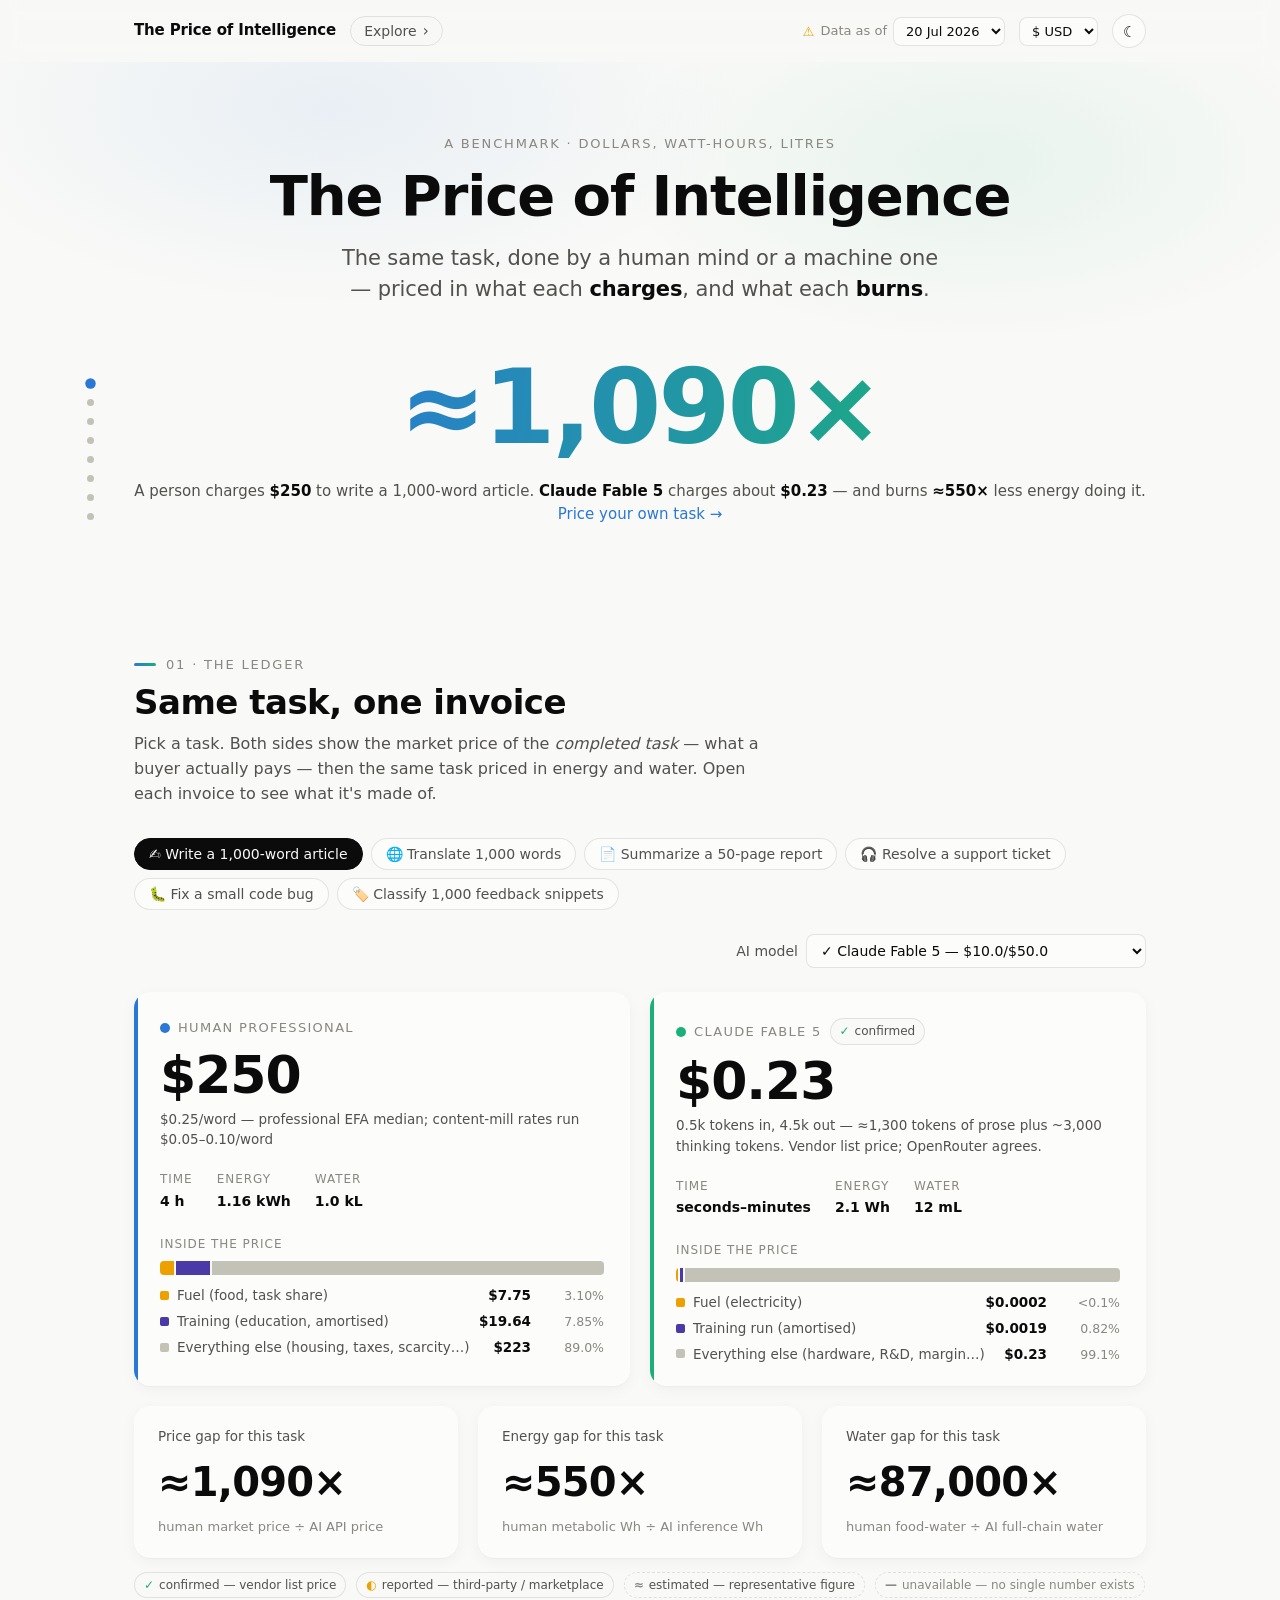
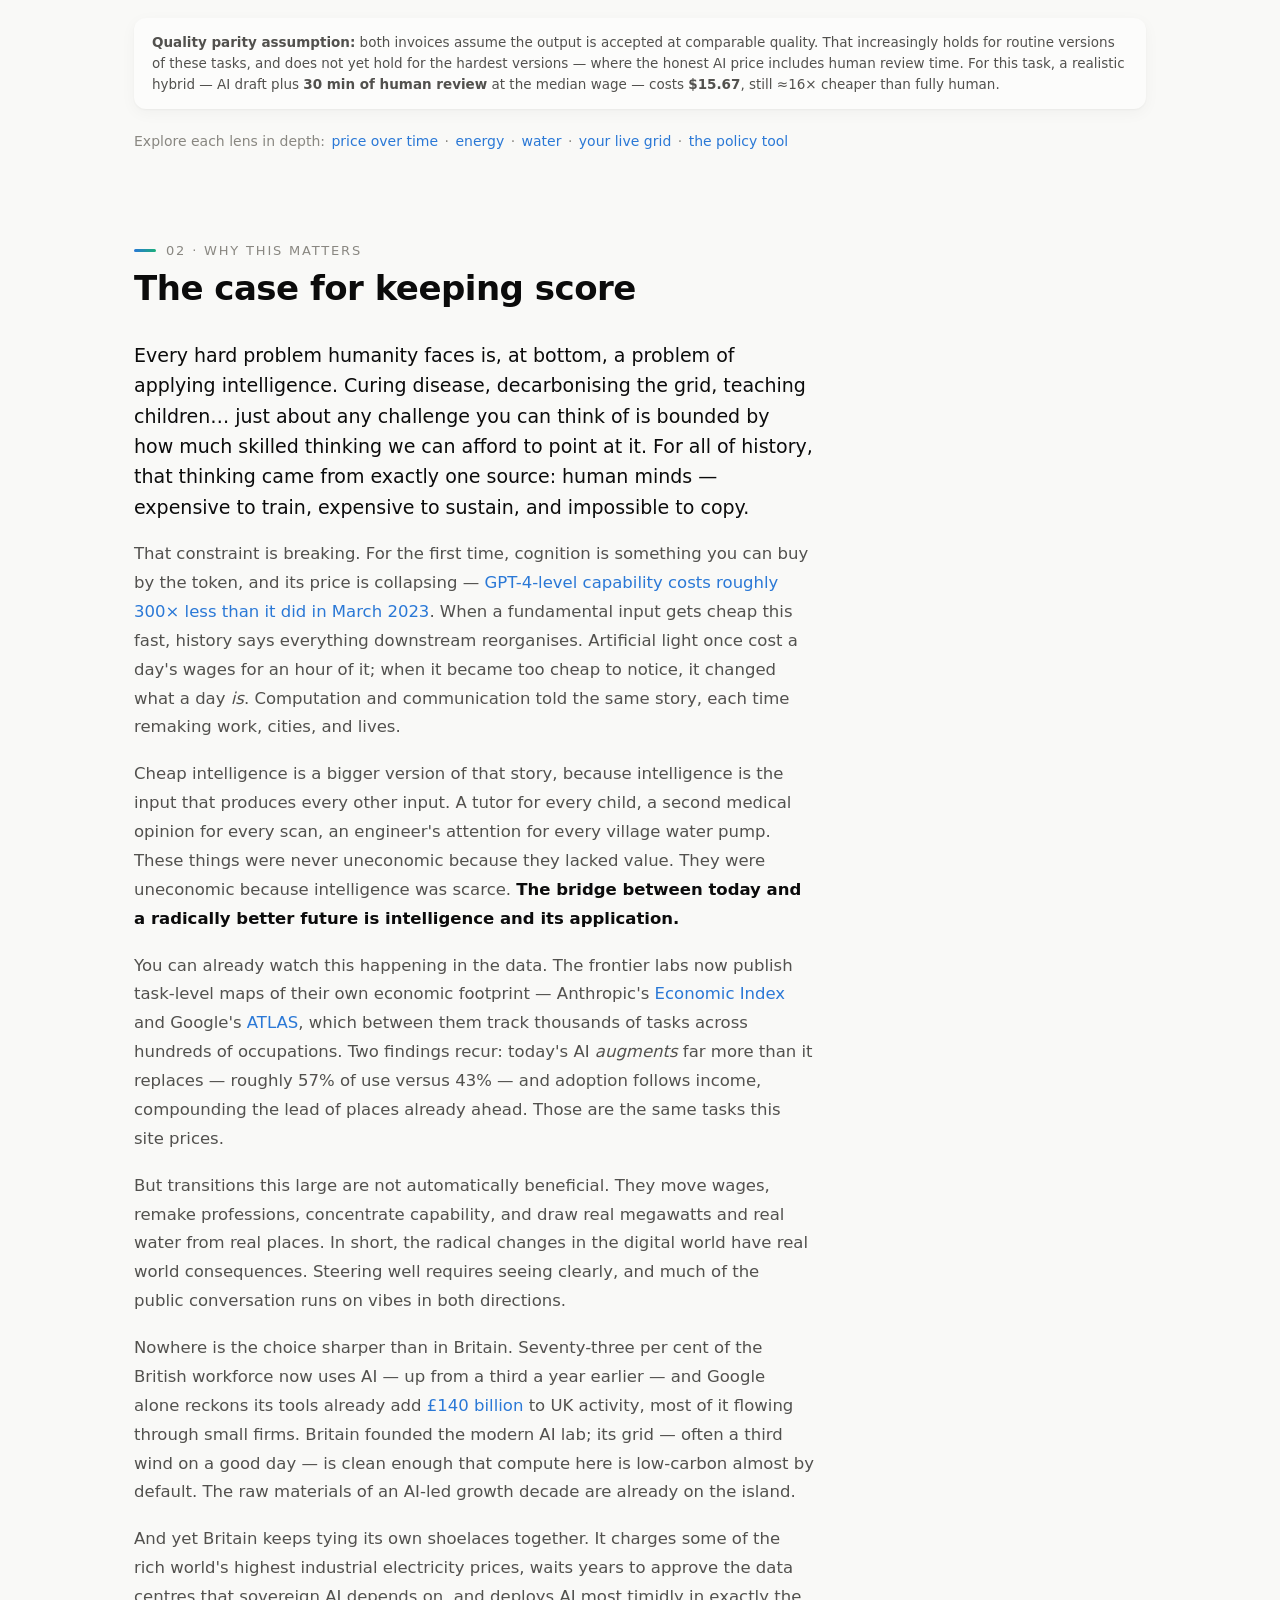
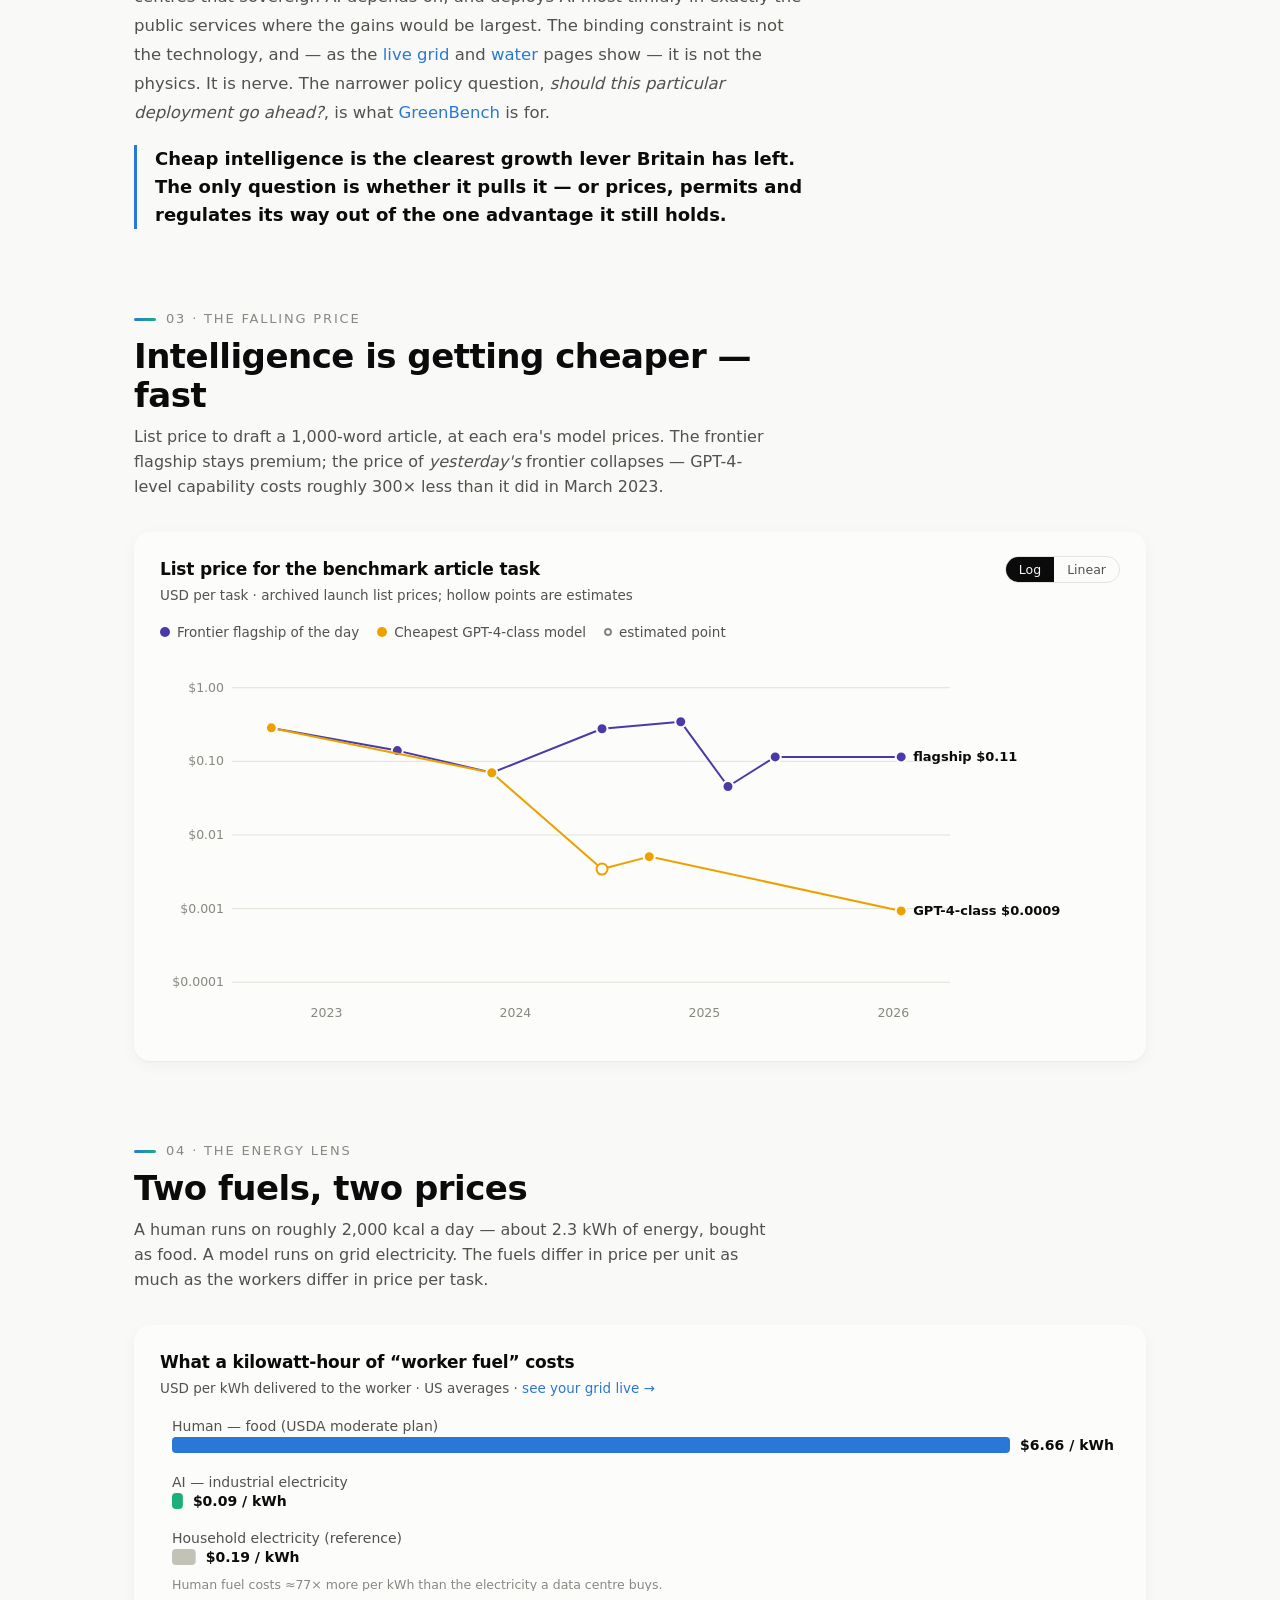
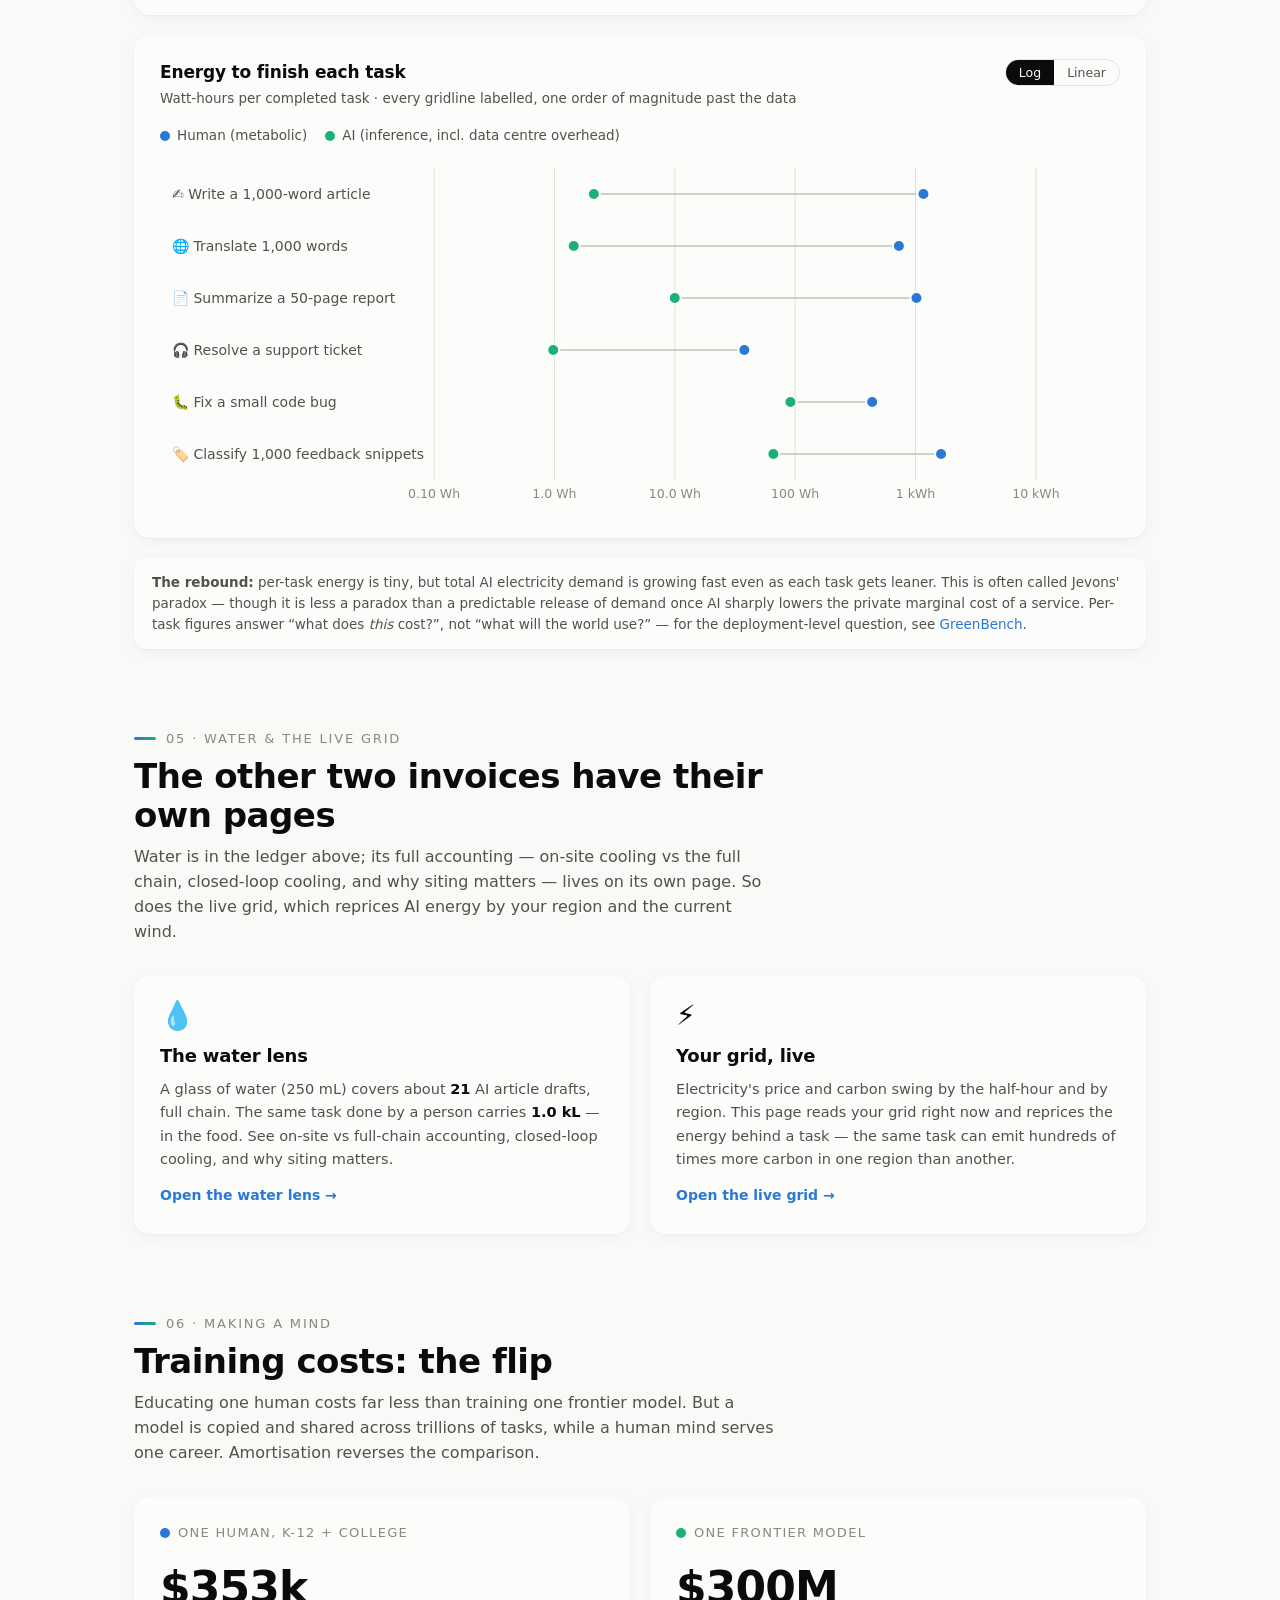
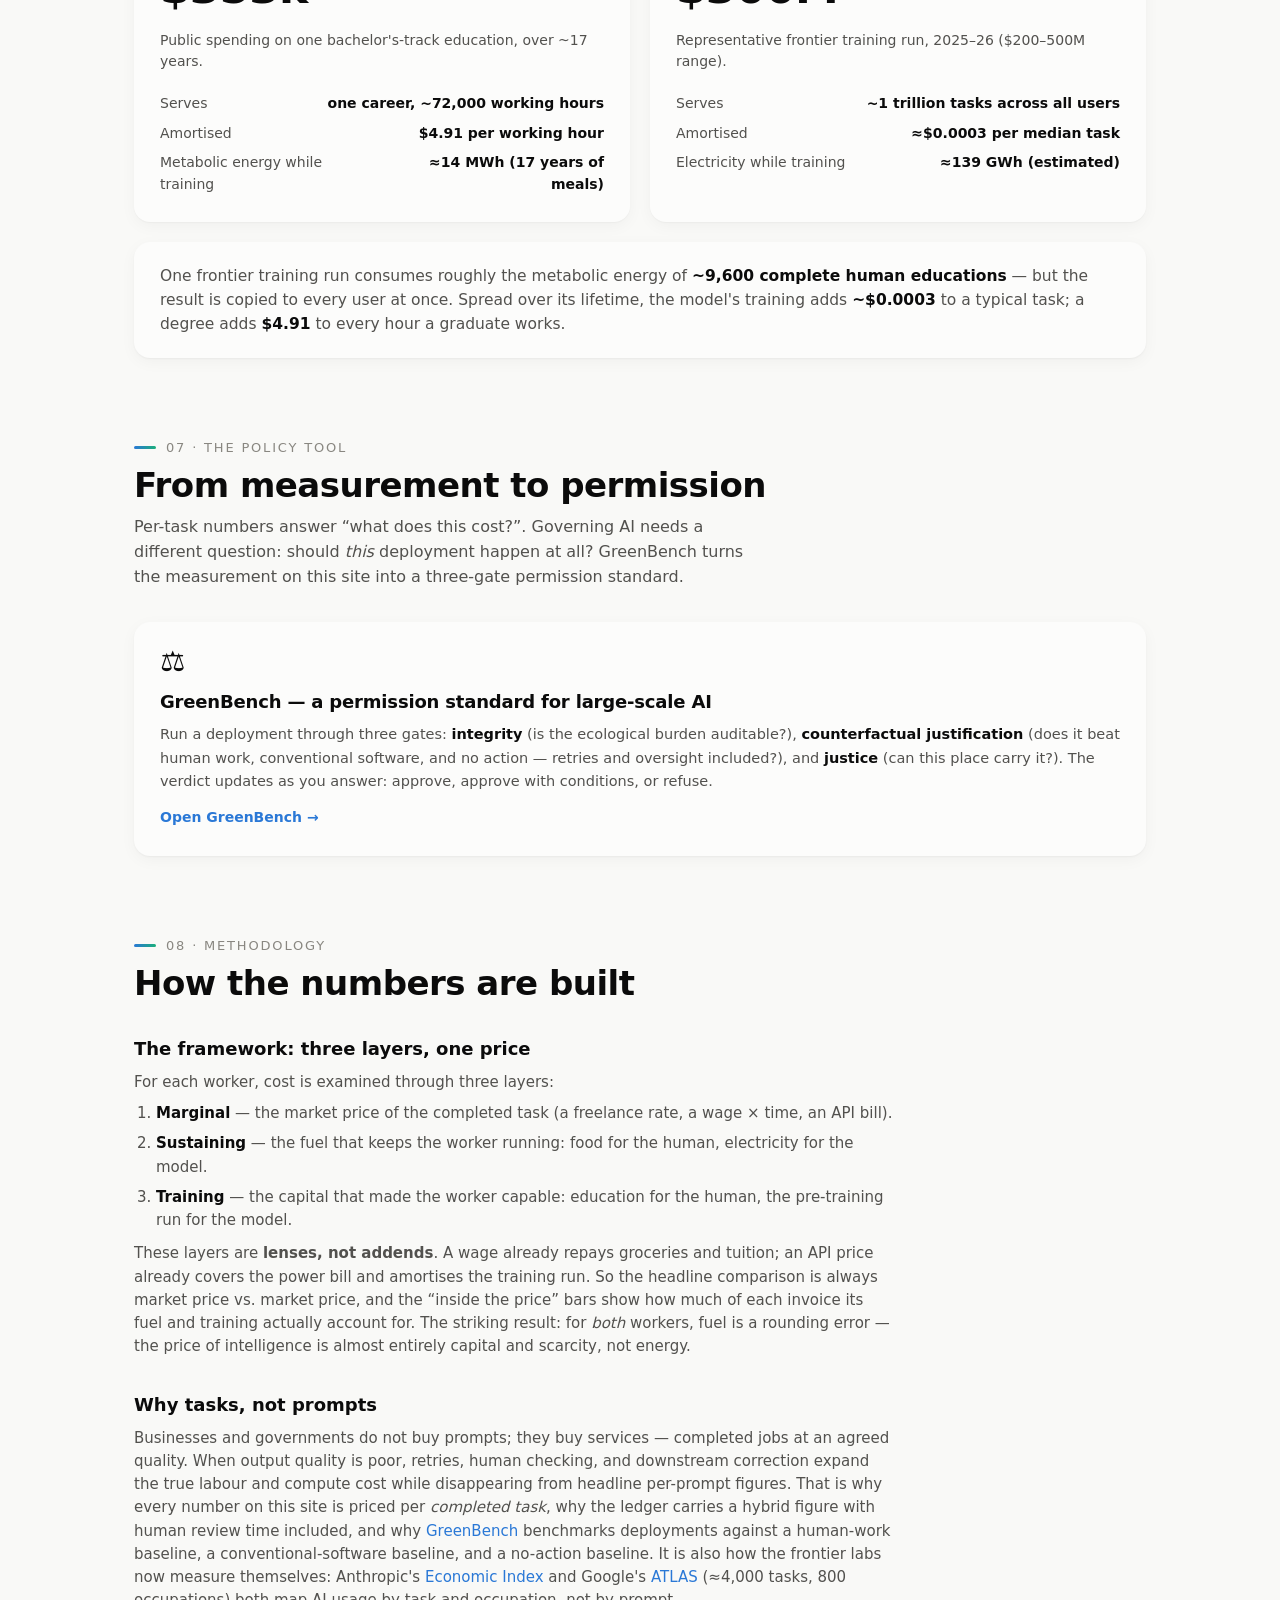
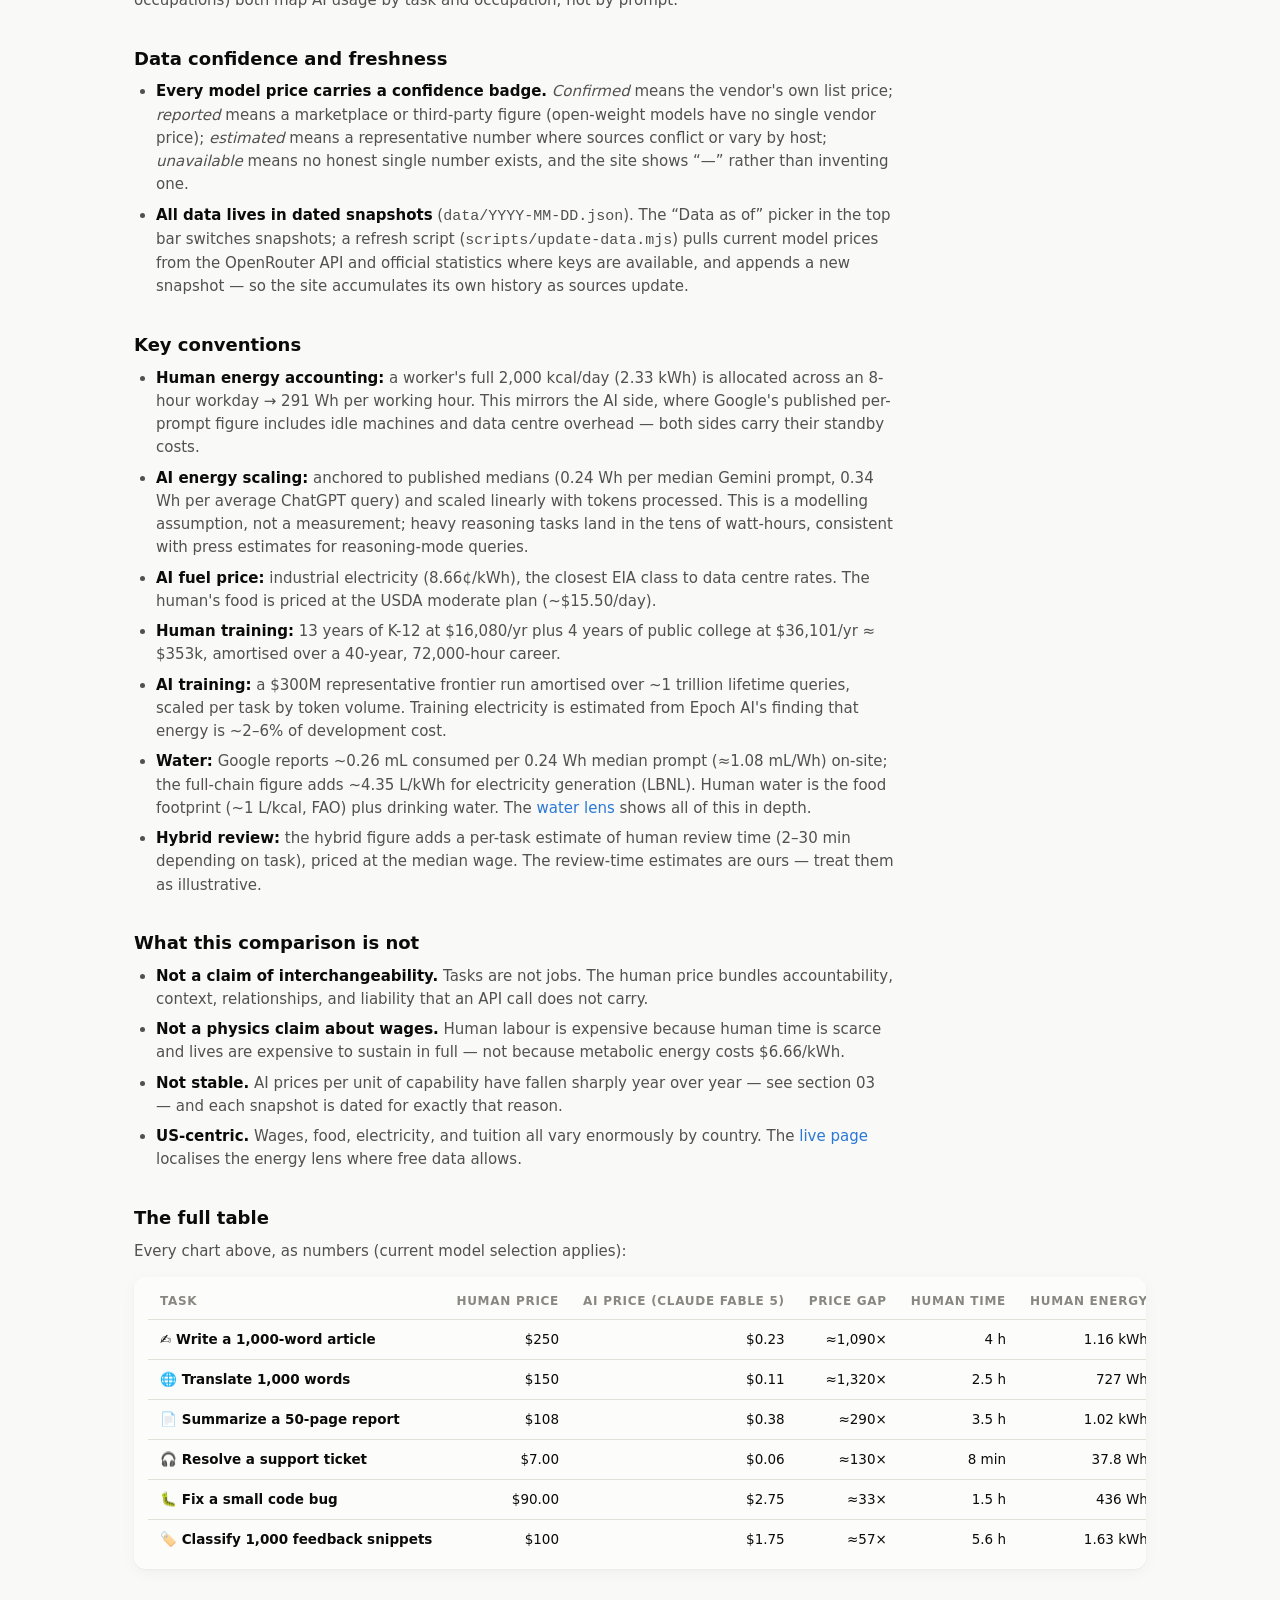
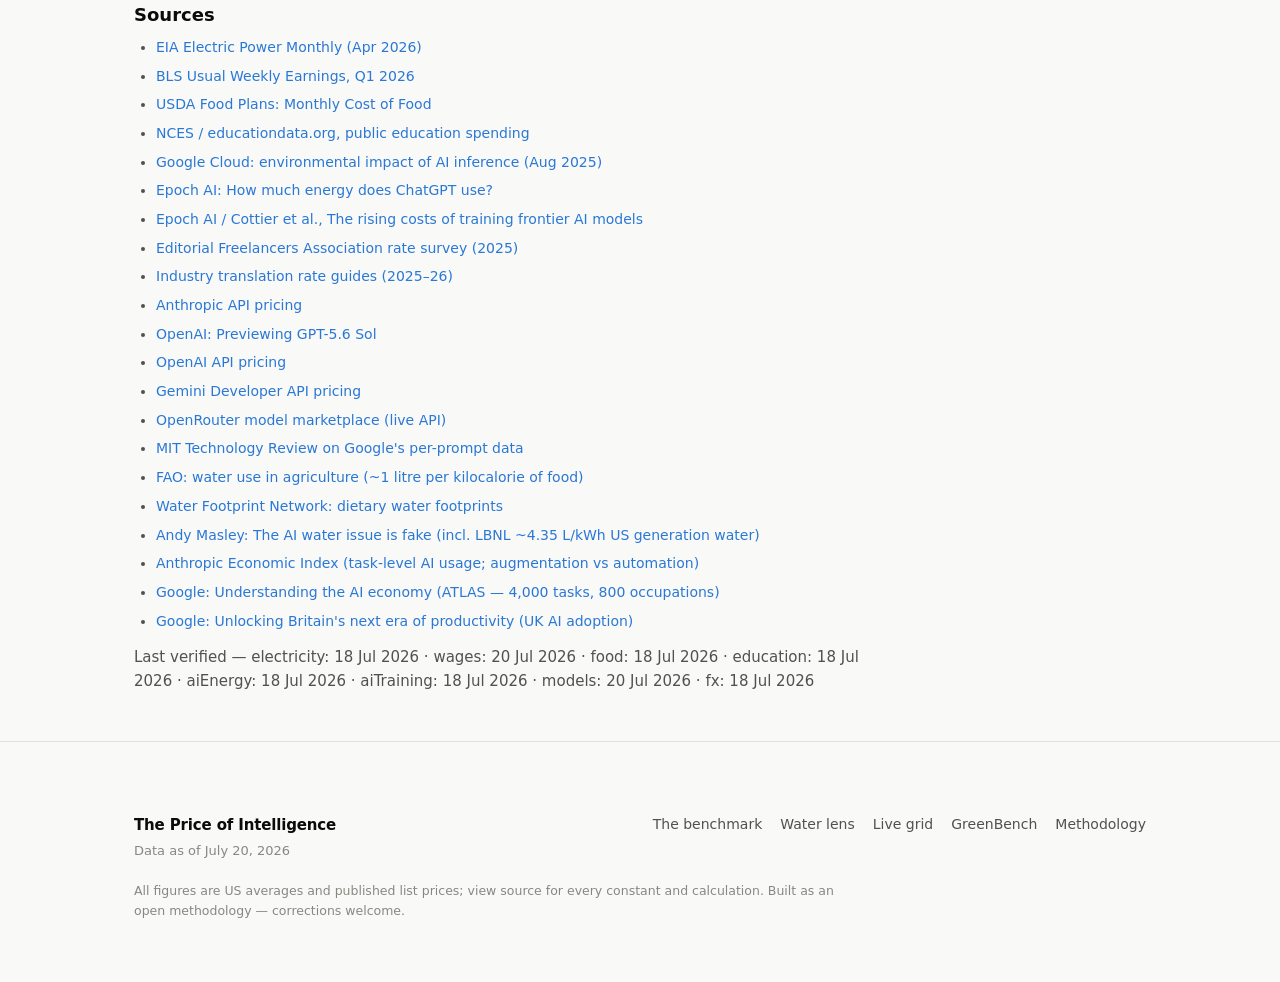
<file: index.html>
<!DOCTYPE html>
<html lang="en">
<head>
  <meta charset="UTF-8">
  <meta name="viewport" content="width=device-width, initial-scale=1.0">
  <title>The Price of Intelligence</title>
  <meta name="description" content="What a completed task costs when a human mind does it versus a machine one — in dollars, watt-hours, and litres.">
  <meta property="og:title" content="The Price of Intelligence">
  <meta property="og:description" content="Same task, one invoice — in dollars, energy, and water — for a human mind and a machine one.">
  <meta property="og:type" content="website">
  <link rel="icon" href="data:image/svg+xml,%3Csvg xmlns='http://www.w3.org/2000/svg' viewBox='0 0 100 100'%3E%3Crect width='100' height='100' rx='22' fill='%230b0b0b'/%3E%3Ctext x='50' y='74' font-size='62' text-anchor='middle'%3E%E2%9A%A1%3C/text%3E%3C/svg%3E">
  <script>
    /* Theme is resolved before first paint so there is no flash.
       An explicit user choice is stored; otherwise the OS setting is followed live. */
    (function () {
      var stored = null;
      try { stored = localStorage.getItem("poi-theme"); } catch (e) {}
      var theme = (stored === "light" || stored === "dark")
        ? stored
        : (window.matchMedia && matchMedia("(prefers-color-scheme: dark)").matches ? "dark" : "light");
      document.documentElement.setAttribute("data-theme", theme);
    })();
  </script>
  <link rel="stylesheet" href="styles.css">
</head>
<body>

  <nav class="top">
    <div class="wrap">
      <a class="brand" href="index.html" aria-current="page">The Price of Intelligence</a>
      <div class="nav-explore">
        <button class="nav-explore-trigger" aria-haspopup="true" aria-expanded="false">Explore <span class="chev" aria-hidden="true">›</span></button>
        <div class="nav-menu" aria-label="Pages">
          <a href="index.html" aria-current="page">The benchmark</a>
          <a href="live.html">Live grid</a>
          <a href="water.html">Water</a>
          <a href="greenbench.html">GreenBench</a>
        </div>
      </div>
      <span class="spacer"></span>
      <label class="snapshot-select"><span class="fresh-dot" id="freshness"></span>Data as of
        <select id="snapshot-select" aria-label="Data snapshot date"></select>
      </label>
      <label class="currency-select" id="currency-wrap" title="Display currency">
        <select id="currency-select" aria-label="Display currency"></select>
      </label>
      <button class="theme-toggle" id="theme-toggle" aria-label="Toggle light and dark theme" title="Toggle theme">◐</button>
    </div>
  </nav>

  <!-- In-page progress rail (hidden on narrow screens) -->
  <nav class="rail" id="rail" aria-label="On this page"></nav>

  <header class="hero" id="top">
    <div class="wrap">
      <div class="kicker">A benchmark · dollars, watt-hours, litres</div>
      <h1>The Price of Intelligence</h1>
      <p class="deck">The same task, done by a human mind or a machine one — priced in what
        each <strong>charges</strong>, and what each <strong>burns</strong>.</p>
      <div class="hero-figure">
        <div class="big" id="hero-ratio">—</div>
        <p class="caption" id="hero-caption">loading…</p>
      </div>
    </div>
  </header>

  <section id="ledger" data-rail="The ledger">
    <div class="wrap">
      <div class="section-head">
        <div class="num">01 · The ledger</div>
        <h2>Same task, one invoice</h2>
        <p>Pick a task. Both sides show the market price of the <em>completed task</em> —
           what a buyer actually pays — then the same task priced in energy and water.
           Open each invoice to see what it's made of.</p>
      </div>

      <div class="filter-row" id="task-chips" role="tablist" aria-label="Task selector"></div>
      <div class="filter-row">
        <div class="spacer"></div>
        <label class="model-select">AI model
          <select id="model-select" aria-label="AI model"></select>
        </label>
      </div>

      <div class="ledger-grid">
        <article class="worker-card human" aria-label="Human worker cost">
          <div class="who"><span class="dot"></span>Human professional</div>
          <div class="price" id="h-price">—</div>
          <p class="price-note" id="h-price-note"></p>
          <div class="meta">
            <div><div class="label">Time</div><div class="val" id="h-time">—</div></div>
            <div><div class="label">Energy</div><div class="val" id="h-energy">—</div></div>
            <div><div class="label">Water</div><div class="val" id="h-water">—</div></div>
          </div>
          <div class="comp">
            <div class="comp-title">Inside the price</div>
            <div class="comp-bar" id="h-comp" aria-hidden="true"></div>
            <div class="comp-legend" id="h-comp-legend"></div>
          </div>
        </article>

        <article class="worker-card ai" aria-label="AI worker cost">
          <div class="who"><span class="dot"></span><span id="ai-name">AI model</span><span id="ai-badge"></span></div>
          <div class="price" id="a-price">—</div>
          <p class="price-note" id="a-price-note"></p>
          <div class="meta">
            <div><div class="label">Time</div><div class="val">seconds–minutes</div></div>
            <div><div class="label">Energy</div><div class="val" id="a-energy">—</div></div>
            <div><div class="label">Water</div><div class="val" id="a-water">—</div></div>
          </div>
          <div class="comp" id="a-comp-wrap">
            <div class="comp-title">Inside the price</div>
            <div class="comp-bar" id="a-comp" aria-hidden="true"></div>
            <div class="comp-legend" id="a-comp-legend"></div>
          </div>
        </article>
      </div>

      <div class="ratio-row ratio-row-3">
        <a class="stat-tile linked" href="#history">
          <div class="label">Price gap for this task</div>
          <div class="value" id="ratio-price">—</div>
          <div class="sub" id="ratio-price-sub">human market price ÷ AI API price</div>
        </a>
        <a class="stat-tile linked" href="#energy">
          <div class="label">Energy gap for this task</div>
          <div class="value" id="ratio-energy">—</div>
          <div class="sub">human metabolic Wh ÷ AI inference Wh</div>
        </a>
        <a class="stat-tile linked" href="water.html">
          <div class="label">Water gap for this task</div>
          <div class="value" id="ratio-water">—</div>
          <div class="sub">human food-water ÷ AI full-chain water</div>
        </a>
      </div>

      <div class="conf-legend" id="conf-legend">
        <span class="badge confirmed"><span class="glyph">✓</span>confirmed — vendor list price</span>
        <span class="badge reported"><span class="glyph">◐</span>reported — third-party / marketplace</span>
        <span class="badge estimated"><span class="glyph">≈</span>estimated — representative figure</span>
        <span class="badge unavailable"><span class="glyph">—</span>unavailable — no single number exists</span>
      </div>

      <p class="parity-note">
        <strong>Quality parity assumption:</strong> both invoices assume the output is accepted at
        comparable quality. That increasingly holds for routine versions of these tasks, and does not
        yet hold for the hardest versions — where the honest AI price includes human review time.
        <span id="hybrid-line"></span>
      </p>

      <p class="explore-row">
        Explore each lens in depth:
        <a href="#history">price over time</a> ·
        <a href="#energy">energy</a> ·
        <a href="water.html">water</a> ·
        <a href="live.html">your live grid</a> ·
        <a href="greenbench.html">the policy tool</a>
      </p>
      <p class="fx-note" id="fx-note"></p>
    </div>
  </section>

  <section id="why" data-rail="Why it matters">
    <div class="wrap">
      <div class="section-head">
        <div class="num">02 · Why this matters</div>
        <h2>The case for keeping score</h2>
      </div>
      <div class="essay">
        <p class="lede">Every hard problem humanity faces is, at bottom, a problem of applying
           intelligence. Curing disease, decarbonising the grid, teaching children… just about any
           challenge you can think of is bounded by how much skilled thinking we can afford to point
           at it. For all of history, that thinking came from exactly one source: human minds —
           expensive to train, expensive to sustain, and impossible to copy.</p>
        <p>That constraint is breaking. For the first time, cognition is something you can buy by
           the token, and its price is collapsing — <a href="#history">GPT-4-level capability costs
           roughly 300× less than it did in March 2023</a>. When a fundamental input gets cheap this
           fast, history says everything downstream reorganises. Artificial light once cost a day's
           wages for an hour of it; when it became too cheap to notice, it changed what a day
           <em>is</em>. Computation and communication told the same story, each time remaking work,
           cities, and lives.</p>
        <p>Cheap intelligence is a bigger version of that story, because intelligence is the input
           that produces every other input. A tutor for every child, a second medical opinion for
           every scan, an engineer's attention for every village water pump. These things were never
           uneconomic because they lacked value. They were uneconomic because intelligence was
           scarce. <strong>The bridge between today and a radically better future is intelligence
           and its application.</strong></p>
        <p>You can already watch this happening in the data. The frontier labs now publish
           task-level maps of their own economic footprint — Anthropic's
           <a href="https://www.anthropic.com/economic-index" target="_blank" rel="noopener">Economic Index</a>
           and Google's <a href="https://blog.google/innovation-and-ai/technology/research/understanding-the-ai-economy/" target="_blank" rel="noopener">ATLAS</a>,
           which between them track thousands of tasks across hundreds of occupations. Two findings
           recur: today's AI <em>augments</em> far more than it replaces — roughly 57% of use versus
           43% — and adoption follows income, compounding the lead of places already ahead. Those are
           the same tasks this site prices.</p>
        <p>But transitions this large are not automatically beneficial. They move wages, remake
           professions, concentrate capability, and draw real megawatts and real water from real
           places. In short, the radical changes in the digital world have real world consequences.
           Steering well requires seeing clearly, and much of the public conversation runs on vibes
           in both directions.</p>
        <p>Nowhere is the choice sharper than in Britain. Seventy-three per cent of the British
           workforce now uses AI — up from a third a year earlier — and Google alone reckons its
           tools already add
           <a href="https://blog.google/company-news/inside-google/around-the-globe/google-europe/united-kingdom/unlocking-britains-next-era-of-productivity-building-a-nation-of-ai-trailblazers/" target="_blank" rel="noopener">£140 billion</a>
           to UK activity, most of it flowing through small firms. Britain founded the modern AI lab;
           its grid — often a third wind on a good day — is clean enough that compute here is
           low-carbon almost by default. The raw materials of an AI-led growth decade are already
           on the island.</p>
        <p>And yet Britain keeps tying its own shoelaces together. It charges some of the rich
           world's highest industrial electricity prices, waits years to approve the data centres
           that sovereign AI depends on, and deploys AI most timidly in exactly the public services
           where the gains would be largest. The binding constraint is not the technology, and — as
           the <a href="live.html">live grid</a> and <a href="water.html">water</a> pages show — it
           is not the physics. It is nerve. The narrower policy question, <em>should this particular
           deployment go ahead?</em>, is what <a href="greenbench.html">GreenBench</a> is for.</p>
        <p class="pull">Cheap intelligence is the clearest growth lever Britain has left. The only
           question is whether it pulls it — or prices, permits and regulates its way out of the one
           advantage it still holds.</p>
      </div>
    </div>
  </section>

  <section id="history" data-rail="Falling price">
    <div class="wrap">
      <div class="section-head">
        <div class="num">03 · The falling price</div>
        <h2>Intelligence is getting cheaper — fast</h2>
        <p>List price to draft a 1,000-word article, at each era's model prices. The frontier
           flagship stays premium; the price of <em>yesterday's</em> frontier collapses —
           GPT-4-level capability costs roughly 300× less than it did in March 2023.</p>
      </div>

      <div class="chart-card">
        <div class="chart-head">
          <div>
            <h3>List price for the benchmark article task</h3>
            <p class="chart-sub">USD per task · archived launch list prices; hollow points are estimates</p>
          </div>
          <span id="history-toggle"></span>
        </div>
        <div class="legend">
          <span class="item"><span class="swatch" style="background:var(--hist-a)"></span>Frontier flagship of the day</span>
          <span class="item"><span class="swatch" style="background:var(--hist-b)"></span>Cheapest GPT-4-class model</span>
          <span class="item"><span class="swatch hollow"></span>estimated point</span>
        </div>
        <div id="history-chart"></div>
      </div>
    </div>
  </section>

  <section id="energy" data-rail="Energy lens">
    <div class="wrap">
      <div class="section-head">
        <div class="num">04 · The energy lens</div>
        <h2>Two fuels, two prices</h2>
        <p>A human runs on roughly 2,000 kcal a day — about 2.3&nbsp;kWh of energy, bought as food.
           A model runs on grid electricity. The fuels differ in price per unit
           as much as the workers differ in price per task.</p>
      </div>

      <div class="chart-card">
        <h3>What a kilowatt-hour of “worker fuel” costs</h3>
        <p class="chart-sub">USD per kWh delivered to the worker · US averages · <a href="live.html">see your grid live →</a></p>
        <div id="fuel-chart"></div>
      </div>

      <div class="chart-card">
        <div class="chart-head">
          <div>
            <h3>Energy to finish each task</h3>
            <p class="chart-sub">Watt-hours per completed task · every gridline labelled, one order of magnitude past the data</p>
          </div>
          <span id="energy-toggle"></span>
        </div>
        <div class="legend">
          <span class="item"><span class="swatch" style="background:var(--human)"></span>Human (metabolic)</span>
          <span class="item"><span class="swatch" style="background:var(--ai)"></span>AI (inference, incl. data centre overhead)</span>
        </div>
        <div id="energy-chart"></div>
      </div>

      <p class="parity-note" style="margin-top:20px">
        <strong>The rebound:</strong> per-task energy is tiny, but total AI electricity demand is
        growing fast even as each task gets leaner. This is often called Jevons' paradox — though it
        is less a paradox than a predictable release of demand once AI sharply lowers the private
        marginal cost of a service. Per-task figures answer “what does <em>this</em> cost?”, not
        “what will the world use?” — for the deployment-level question, see
        <a href="greenbench.html">GreenBench</a>.
      </p>
    </div>
  </section>

  <section id="water" data-rail="Water &amp; grid">
    <div class="wrap">
      <div class="section-head">
        <div class="num">05 · Water &amp; the live grid</div>
        <h2>The other two invoices have their own pages</h2>
        <p>Water is in the ledger above; its full accounting — on-site cooling vs the full chain,
           closed-loop cooling, and why siting matters — lives on its own page. So does the live
           grid, which reprices AI energy by your region and the current wind.</p>
      </div>

      <div class="teaser-grid">
        <a class="teaser-card" href="water.html">
          <div class="teaser-icon">💧</div>
          <h3>The water lens</h3>
          <p id="water-teaser">—</p>
          <span class="teaser-cta">Open the water lens →</span>
        </a>
        <a class="teaser-card" href="live.html">
          <div class="teaser-icon">⚡</div>
          <h3>Your grid, live</h3>
          <p>Electricity's price and carbon swing by the half-hour and by region. This page reads
             your grid right now and reprices the energy behind a task — the same task can emit
             hundreds of times more carbon in one region than another.</p>
          <span class="teaser-cta">Open the live grid →</span>
        </a>
      </div>
    </div>
  </section>

  <section id="training" data-rail="Making a mind">
    <div class="wrap">
      <div class="section-head">
        <div class="num">06 · Making a mind</div>
        <h2>Training costs: the flip</h2>
        <p>Educating one human costs far less than training one frontier model.
           But a model is copied and shared across trillions of tasks, while a human
           mind serves one career. Amortisation reverses the comparison.</p>
      </div>

      <div class="train-grid">
        <article class="train-card">
          <div class="who"><span class="dot" style="background:var(--human)"></span>One human, K-12 + college</div>
          <div class="big" id="t-human-total">—</div>
          <p class="desc">Public spending on one bachelor's-track education, over ~17 years.</p>
          <dl>
            <div><dt>Serves</dt><dd>one career, ~72,000 working hours</dd></div>
            <div><dt>Amortised</dt><dd id="t-human-hr">—</dd></div>
            <div><dt>Metabolic energy while training</dt><dd id="t-human-energy">—</dd></div>
          </dl>
        </article>

        <article class="train-card">
          <div class="who"><span class="dot" style="background:var(--ai)"></span>One frontier model</div>
          <div class="big" id="t-ai-total">—</div>
          <p class="desc">Representative frontier training run, 2025–26 ($200–500M range).</p>
          <dl>
            <div><dt>Serves</dt><dd>~1 trillion tasks across all users</dd></div>
            <div><dt>Amortised</dt><dd id="t-ai-task">—</dd></div>
            <div><dt>Electricity while training</dt><dd id="t-ai-energy">—</dd></div>
          </dl>
        </article>
      </div>

      <div class="punchline" id="train-punchline"></div>
    </div>
  </section>

  <section id="tool" data-rail="GreenBench">
    <div class="wrap">
      <div class="section-head">
        <div class="num">07 · The policy tool</div>
        <h2>From measurement to permission</h2>
        <p>Per-task numbers answer “what does this cost?”. Governing AI needs a different question:
           should <em>this</em> deployment happen at all? GreenBench turns the measurement on this
           site into a three-gate permission standard.</p>
      </div>

      <a class="teaser-card wide" href="greenbench.html">
        <div class="teaser-icon">⚖️</div>
        <h3>GreenBench — a permission standard for large-scale AI</h3>
        <p>Run a deployment through three gates: <strong>integrity</strong> (is the ecological
           burden auditable?), <strong>counterfactual justification</strong> (does it beat human
           work, conventional software, and no action — retries and oversight included?), and
           <strong>justice</strong> (can this place carry it?). The verdict updates as you answer:
           approve, approve with conditions, or refuse.</p>
        <span class="teaser-cta">Open GreenBench →</span>
      </a>
    </div>
  </section>

  <section id="methodology" data-rail="Methodology">
    <div class="wrap">
      <div class="section-head">
        <div class="num">08 · Methodology</div>
        <h2>How the numbers are built</h2>
      </div>

      <div class="method-block">
        <h3>The framework: three layers, one price</h3>
        <p>For each worker, cost is examined through three layers:</p>
        <ol>
          <li><strong>Marginal</strong> — the market price of the completed task (a freelance rate, a wage × time, an API bill).</li>
          <li><strong>Sustaining</strong> — the fuel that keeps the worker running: food for the human, electricity for the model.</li>
          <li><strong>Training</strong> — the capital that made the worker capable: education for the human, the pre-training run for the model.</li>
        </ol>
        <p style="margin-top:10px">These layers are <strong>lenses, not addends</strong>. A wage already repays
        groceries and tuition; an API price already covers the power bill and amortises the training run.
        So the headline comparison is always market price vs. market price, and the “inside the price”
        bars show how much of each invoice its fuel and training actually account for. The striking result:
        for <em>both</em> workers, fuel is a rounding error — the price of intelligence is almost entirely
        capital and scarcity, not energy.</p>

        <h3>Why tasks, not prompts</h3>
        <p>Businesses and governments do not buy prompts; they buy services — completed jobs at an
           agreed quality. When output quality is poor, retries, human checking, and downstream
           correction expand the true labour and compute cost while disappearing from headline
           per-prompt figures. That is why every number on this site is priced per <em>completed
           task</em>, why the ledger carries a hybrid figure with human review time included, and
           why <a href="greenbench.html">GreenBench</a> benchmarks deployments against a human-work
           baseline, a conventional-software baseline, and a no-action baseline. It is also how the
           frontier labs now measure themselves: Anthropic's
           <a href="https://www.anthropic.com/economic-index" target="_blank" rel="noopener">Economic Index</a>
           and Google's <a href="https://blog.google/innovation-and-ai/technology/research/understanding-the-ai-economy/" target="_blank" rel="noopener">ATLAS</a>
           (≈4,000 tasks, 800 occupations) both map AI usage by task and occupation, not by prompt.</p>

        <h3>Data confidence and freshness</h3>
        <ul>
          <li><strong>Every model price carries a confidence badge.</strong> <em>Confirmed</em> means the
              vendor's own list price; <em>reported</em> means a marketplace or third-party figure
              (open-weight models have no single vendor price); <em>estimated</em> means a representative
              number where sources conflict or vary by host; <em>unavailable</em> means no honest single
              number exists, and the site shows “—” rather than inventing one.</li>
          <li><strong>All data lives in dated snapshots</strong> (<code>data/YYYY-MM-DD.json</code>). The
              “Data as of” picker in the top bar switches snapshots; a refresh script
              (<code>scripts/update-data.mjs</code>) pulls current model prices from the OpenRouter API and
              official statistics where keys are available, and appends a new snapshot — so the site
              accumulates its own history as sources update.</li>
        </ul>

        <h3>Key conventions</h3>
        <ul>
          <li><strong>Human energy accounting:</strong> a worker's full 2,000 kcal/day (2.33 kWh) is allocated
              across an 8-hour workday → 291 Wh per working hour. This mirrors the AI side, where Google's
              published per-prompt figure includes idle machines and data centre overhead — both sides carry
              their standby costs.</li>
          <li><strong>AI energy scaling:</strong> anchored to published medians (0.24 Wh per median Gemini prompt,
              0.34 Wh per average ChatGPT query) and scaled linearly with tokens processed. This is a modelling
              assumption, not a measurement; heavy reasoning tasks land in the tens of watt-hours, consistent
              with press estimates for reasoning-mode queries.</li>
          <li><strong>AI fuel price:</strong> industrial electricity (8.66¢/kWh), the closest EIA class to data centre
              rates. The human's food is priced at the USDA moderate plan (~$15.50/day).</li>
          <li><strong>Human training:</strong> 13 years of K-12 at $16,080/yr plus 4 years of public college at
              $36,101/yr ≈ $353k, amortised over a 40-year, 72,000-hour career.</li>
          <li><strong>AI training:</strong> a $300M representative frontier run amortised over ~1 trillion lifetime
              queries, scaled per task by token volume. Training electricity is estimated from Epoch AI's finding
              that energy is ~2–6% of development cost.</li>
          <li><strong>Water:</strong> Google reports ~0.26 mL consumed per 0.24 Wh median prompt
              (≈1.08 mL/Wh) on-site; the full-chain figure adds ~4.35 L/kWh for electricity generation
              (LBNL). Human water is the food footprint (~1 L/kcal, FAO) plus drinking water. The
              <a href="water.html">water lens</a> shows all of this in depth.</li>
          <li><strong>Hybrid review:</strong> the hybrid figure adds a per-task estimate of human review
              time (2–30 min depending on task), priced at the median wage. The review-time estimates are
              ours — treat them as illustrative.</li>
        </ul>

        <h3>What this comparison is not</h3>
        <ul>
          <li><strong>Not a claim of interchangeability.</strong> Tasks are not jobs. The human price bundles
              accountability, context, relationships, and liability that an API call does not carry.</li>
          <li><strong>Not a physics claim about wages.</strong> Human labour is expensive because human time is
              scarce and lives are expensive to sustain in full — not because metabolic energy costs $6.66/kWh.</li>
          <li><strong>Not stable.</strong> AI prices per unit of capability have fallen sharply year over year —
              see section 03 — and each snapshot is dated for exactly that reason.</li>
          <li><strong>US-centric.</strong> Wages, food, electricity, and tuition all vary enormously by country.
              The <a href="live.html">live page</a> localises the energy lens where free data allows.</li>
        </ul>

        <h3>The full table</h3>
        <p>Every chart above, as numbers (current model selection applies):</p>
      </div>

      <div class="table-scroll">
        <table class="data-table" id="data-table" aria-label="Full cost comparison per task"></table>
      </div>

      <div class="method-block">
        <h3>Sources</h3>
        <ul class="sources-list" id="sources-list"></ul>
        <p class="verified-note" id="verified-note"></p>
      </div>
    </div>
  </section>

  <footer class="site-footer">
    <div class="wrap">
      <div class="footer-cols">
        <div>
          <div class="footer-brand">The Price of Intelligence</div>
          <p class="footer-tag" id="footer-snapshot">—</p>
        </div>
        <nav class="footer-links" aria-label="All pages">
          <a href="index.html">The benchmark</a>
          <a href="water.html">Water lens</a>
          <a href="live.html">Live grid</a>
          <a href="greenbench.html">GreenBench</a>
          <a href="index.html#methodology">Methodology</a>
        </nav>
      </div>
      <p class="footer-fine">All figures are US averages and published list prices; view source for every
         constant and calculation. Built as an open methodology — corrections welcome.</p>
    </div>
  </footer>

  <div class="tooltip" id="tooltip" role="status"></div>

  <script src="data.js"></script>
  <script src="currency.js"></script>
  <script src="charts.js"></script>
  <script src="app.js"></script>
</body>
</html>
</file>
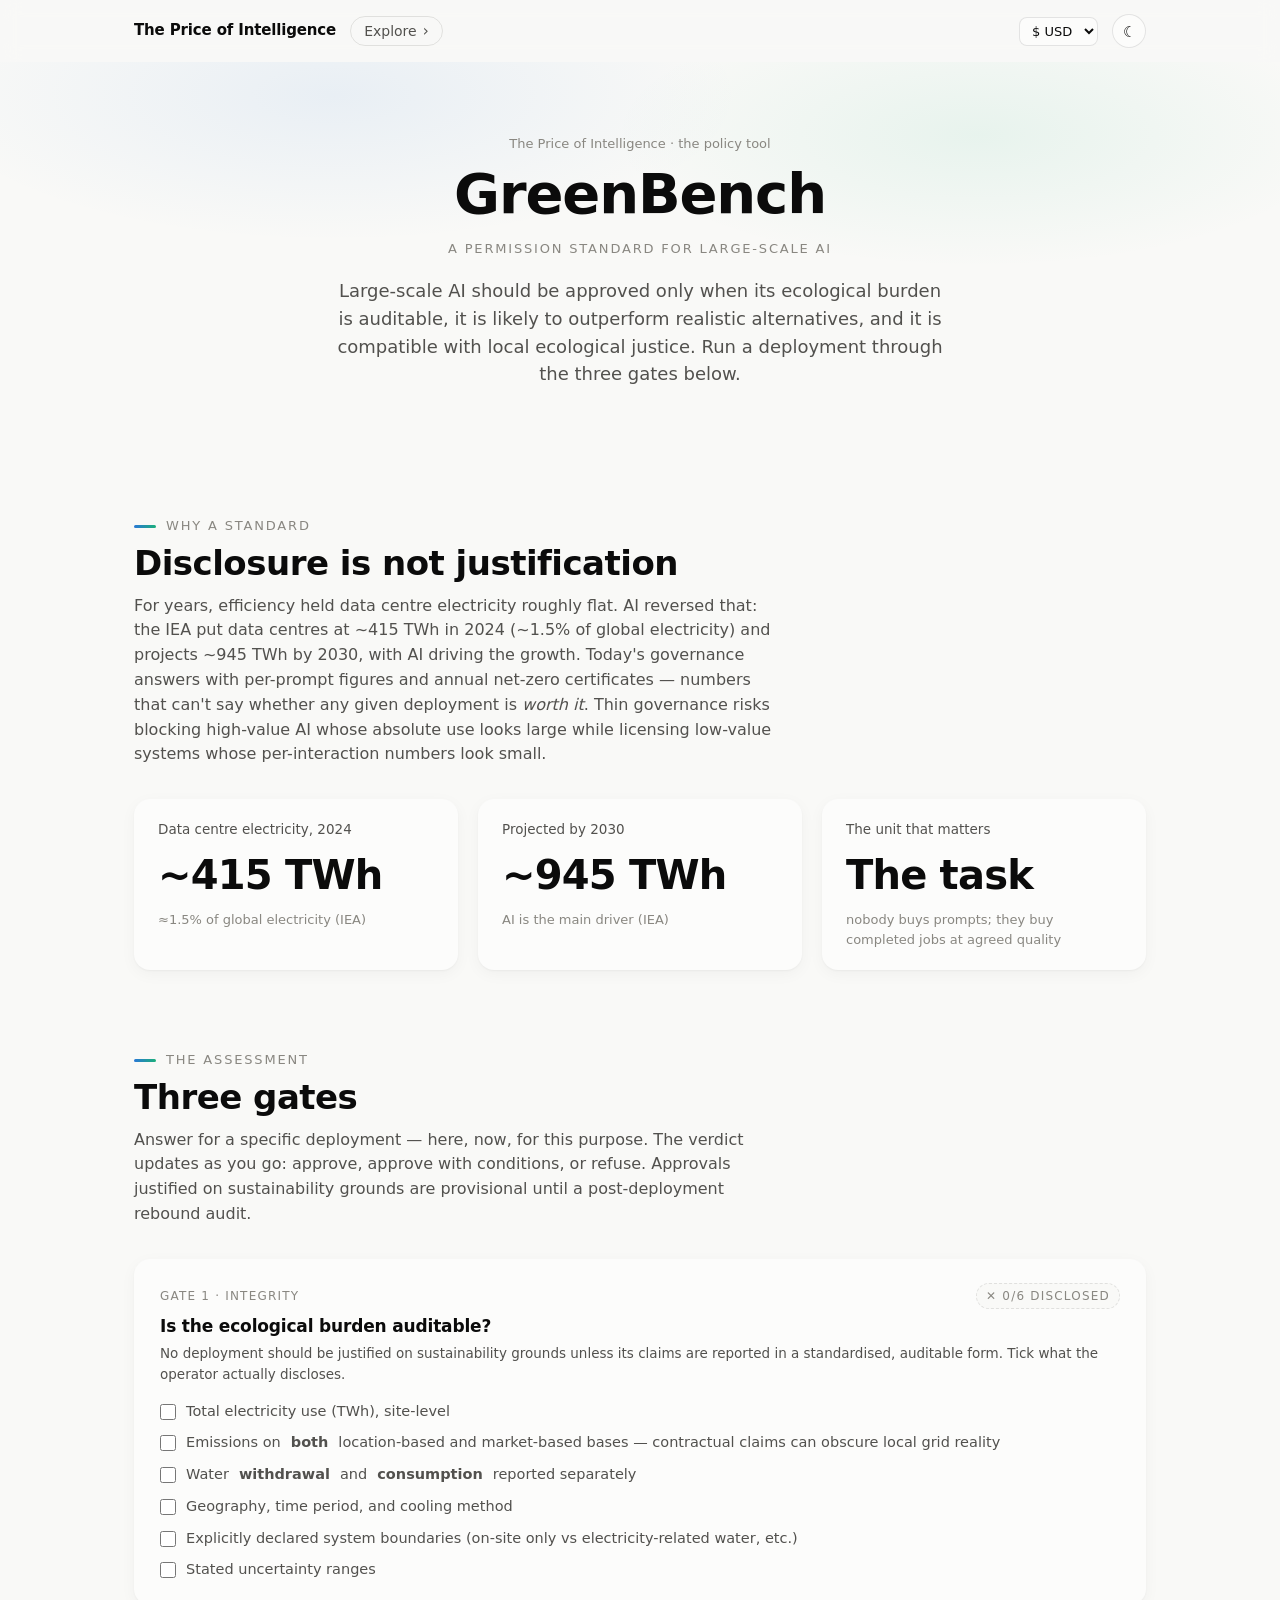
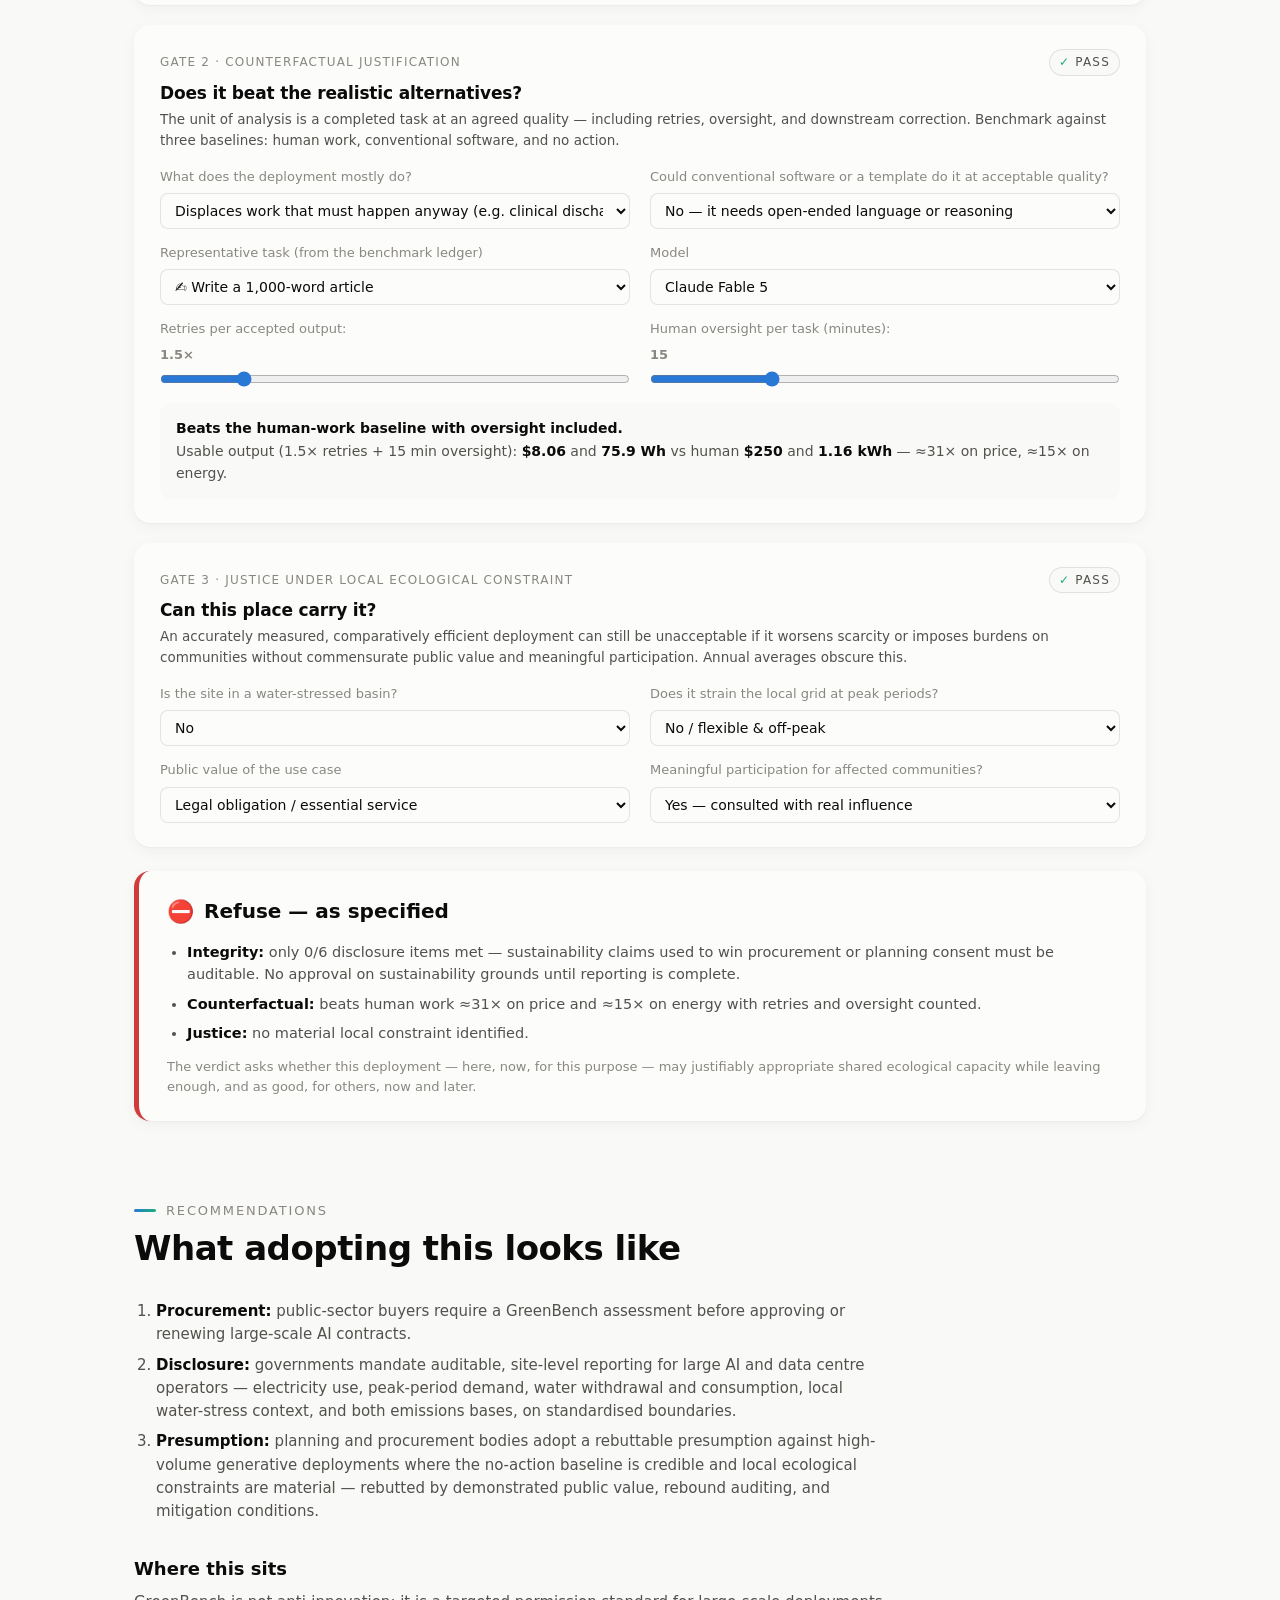
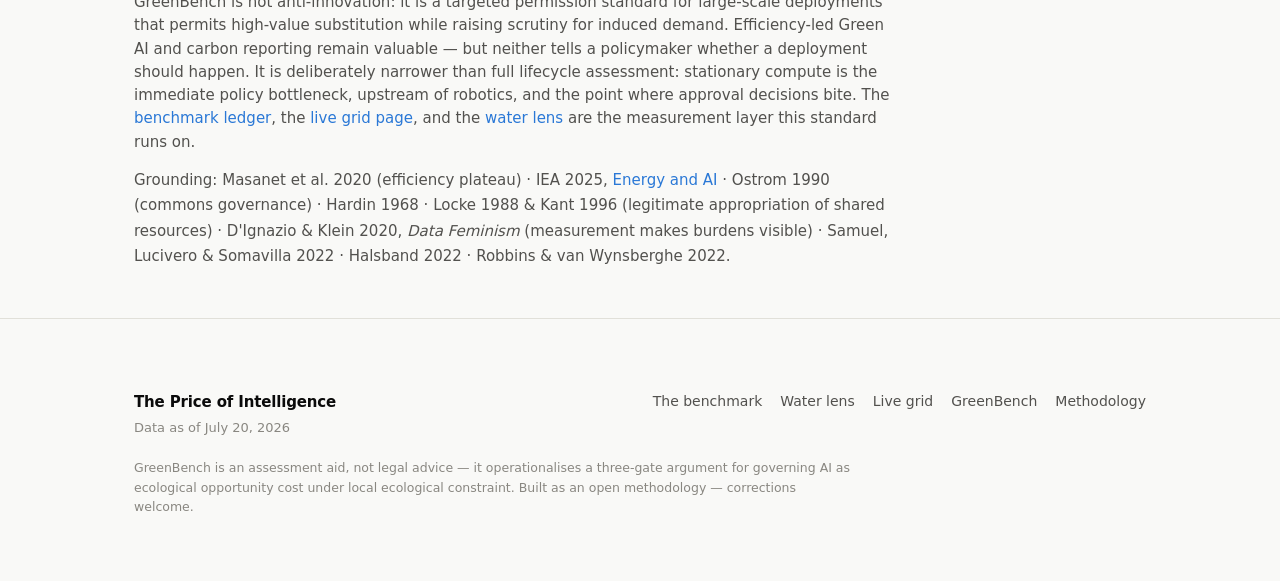
<file: greenbench.html>
<!DOCTYPE html>
<html lang="en">
<head>
  <meta charset="UTF-8">
  <meta name="viewport" content="width=device-width, initial-scale=1.0">
  <title>GreenBench — The Price of Intelligence</title>
  <meta name="description" content="A three-gate permission standard for large-scale AI deployment: auditable ecological burden, counterfactual justification, and local ecological justice.">
  <meta property="og:title" content="GreenBench — The Price of Intelligence">
  <meta property="og:description" content="Should this AI deployment be approved? Run it through the three gates: integrity, counterfactual justification, and justice under local ecological constraint.">
  <meta property="og:type" content="website">
  <link rel="icon" href="data:image/svg+xml,%3Csvg xmlns='http://www.w3.org/2000/svg' viewBox='0 0 100 100'%3E%3Crect width='100' height='100' rx='22' fill='%230b0b0b'/%3E%3Ctext x='50' y='74' font-size='62' text-anchor='middle'%3E%E2%9A%A1%3C/text%3E%3C/svg%3E">
  <script>
    (function () {
      var stored = null;
      try { stored = localStorage.getItem("poi-theme"); } catch (e) {}
      var theme = (stored === "light" || stored === "dark")
        ? stored
        : (window.matchMedia && matchMedia("(prefers-color-scheme: dark)").matches ? "dark" : "light");
      document.documentElement.setAttribute("data-theme", theme);
    })();
  </script>
  <link rel="stylesheet" href="styles.css">
</head>
<body>

  <nav class="top">
    <div class="wrap">
      <a class="brand" href="index.html">The Price of Intelligence</a>
      <div class="nav-explore">
        <button class="nav-explore-trigger" aria-haspopup="true" aria-expanded="false">Explore <span class="chev" aria-hidden="true">›</span></button>
        <div class="nav-menu" aria-label="Pages">
          <a href="index.html">The benchmark</a>
          <a href="live.html">Live grid</a>
          <a href="water.html">Water</a>
          <a href="greenbench.html" aria-current="page">GreenBench</a>
        </div>
      </div>
      <span class="spacer"></span>
      <label class="currency-select" id="currency-wrap" title="Display currency">
        <select id="currency-select" aria-label="Display currency"></select>
      </label>
      <button class="theme-toggle" id="theme-toggle" aria-label="Toggle light and dark theme" title="Toggle theme">◐</button>
    </div>
  </nav>

  <header class="hero">
    <div class="wrap">
      <p class="breadcrumb"><a href="index.html">The Price of Intelligence</a> · the policy tool</p>
      <h1>GreenBench</h1>
      <div class="kicker">A permission standard for large-scale AI</div>
      <p class="sub">
        Large-scale AI should be approved only when its ecological burden is auditable, it is
        likely to outperform realistic alternatives, and it is compatible with local ecological
        justice. Run a deployment through the three gates below.
      </p>
    </div>
  </header>

  <section>
    <div class="wrap">
      <div class="section-head">
        <div class="num">Why a standard</div>
        <h2>Disclosure is not justification</h2>
        <p>For years, efficiency held data centre electricity roughly flat. AI reversed that: the IEA
           put data centres at ~415 TWh in 2024 (~1.5% of global electricity) and projects ~945 TWh
           by 2030, with AI driving the growth. Today's governance answers with per-prompt figures
           and annual net-zero certificates — numbers that can't say whether any given deployment is
           <em>worth it</em>. Thin governance risks blocking high-value AI whose absolute use looks
           large while licensing low-value systems whose per-interaction numbers look small.</p>
      </div>

      <div class="ratio-row" style="grid-template-columns:1fr 1fr 1fr; margin-top:0">
        <div class="stat-tile">
          <div class="label">Data centre electricity, 2024</div>
          <div class="value">~415 TWh</div>
          <div class="sub">≈1.5% of global electricity (IEA)</div>
        </div>
        <div class="stat-tile">
          <div class="label">Projected by 2030</div>
          <div class="value">~945 TWh</div>
          <div class="sub">AI is the main driver (IEA)</div>
        </div>
        <div class="stat-tile">
          <div class="label">The unit that matters</div>
          <div class="value">The task</div>
          <div class="sub">nobody buys prompts; they buy completed jobs at agreed quality</div>
        </div>
      </div>
    </div>
  </section>

  <section>
    <div class="wrap">
      <div class="section-head">
        <div class="num">The assessment</div>
        <h2>Three gates</h2>
        <p>Answer for a specific deployment — here, now, for this purpose. The verdict updates as
           you go: approve, approve with conditions, or refuse. Approvals justified on
           sustainability grounds are provisional until a post-deployment rebound audit.</p>
      </div>

      <article class="chart-card gate-card">
        <div class="gate-num">Gate 1 · Integrity <span class="gate-status" id="g1-status"></span></div>
        <h3>Is the ecological burden auditable?</h3>
        <p class="chart-sub">No deployment should be justified on sustainability grounds unless its
           claims are reported in a standardised, auditable form. Tick what the operator actually
           discloses.</p>
        <div class="check-list" id="g1-checks">
          <label><input type="checkbox" data-g1> Total electricity use (TWh), site-level</label>
          <label><input type="checkbox" data-g1> Emissions on <strong>both</strong> location-based and market-based bases — contractual claims can obscure local grid reality</label>
          <label><input type="checkbox" data-g1> Water <strong>withdrawal</strong> and <strong>consumption</strong> reported separately</label>
          <label><input type="checkbox" data-g1> Geography, time period, and cooling method</label>
          <label><input type="checkbox" data-g1> Explicitly declared system boundaries (on-site only vs electricity-related water, etc.)</label>
          <label><input type="checkbox" data-g1> Stated uncertainty ranges</label>
        </div>
      </article>

      <article class="chart-card gate-card">
        <div class="gate-num">Gate 2 · Counterfactual justification <span class="gate-status" id="g2-status"></span></div>
        <h3>Does it beat the realistic alternatives?</h3>
        <p class="chart-sub">The unit of analysis is a completed task at an agreed quality — including
           retries, oversight, and downstream correction. Benchmark against three baselines: human
           work, conventional software, and no action.</p>
        <div class="field-grid">
          <div class="field">What does the deployment mostly do?
            <select id="g2-demand">
              <option value="displace">Displaces work that must happen anyway (e.g. clinical discharge summaries)</option>
              <option value="mixed">A mix of displacement and new demand</option>
              <option value="induce">Primarily induces new demand (e.g. 100,000 extra weekly ad variants)</option>
            </select>
          </div>
          <div class="field">Could conventional software or a template do it at acceptable quality?
            <select id="g2-software">
              <option value="no">No — it needs open-ended language or reasoning</option>
              <option value="yes">Yes — deterministic software would do</option>
            </select>
          </div>
          <div class="field">Representative task (from the benchmark ledger)
            <select id="g2-task"></select>
          </div>
          <div class="field">Model
            <select id="g2-model"></select>
          </div>
          <div class="field">Retries per accepted output: <strong id="g2-retries-val">1.5×</strong>
            <input type="range" id="g2-retries" min="1" max="4" step="0.5" value="1.5">
          </div>
          <div class="field">Human oversight per task (minutes): <strong id="g2-oversight-val">15</strong>
            <input type="range" id="g2-oversight" min="0" max="60" step="5" value="15">
          </div>
        </div>
        <div class="gate2-result" id="g2-result">—</div>
      </article>

      <article class="chart-card gate-card">
        <div class="gate-num">Gate 3 · Justice under local ecological constraint <span class="gate-status" id="g3-status"></span></div>
        <h3>Can this place carry it?</h3>
        <p class="chart-sub">An accurately measured, comparatively efficient deployment can still be
           unacceptable if it worsens scarcity or imposes burdens on communities without
           commensurate public value and meaningful participation. Annual averages obscure this.</p>
        <div class="field-grid">
          <div class="field">Is the site in a water-stressed basin?
            <select id="g3-water">
              <option value="no">No</option>
              <option value="unknown">Unknown / not assessed</option>
              <option value="yes">Yes</option>
            </select>
          </div>
          <div class="field">Does it strain the local grid at peak periods?
            <select id="g3-grid">
              <option value="no">No / flexible & off-peak</option>
              <option value="unknown">Unknown / not assessed</option>
              <option value="yes">Yes</option>
            </select>
          </div>
          <div class="field">Public value of the use case
            <select id="g3-value">
              <option value="legal">Legal obligation / essential service</option>
              <option value="safety">Accessibility, safety, or substantial social benefit</option>
              <option value="commercial">Meaningful commercial value</option>
              <option value="marginal">Marginal commercial optimisation</option>
            </select>
          </div>
          <div class="field">Meaningful participation for affected communities?
            <select id="g3-participation">
              <option value="yes">Yes — consulted with real influence</option>
              <option value="no">No / token consultation</option>
            </select>
          </div>
        </div>
      </article>

      <div class="verdict" id="verdict" aria-live="polite">
        <div class="verdict-head"><span class="icon" id="verdict-icon">⚖️</span><span id="verdict-label">Answer the gates above</span></div>
        <ul id="verdict-reasons"></ul>
        <p class="note" id="verdict-note"></p>
      </div>
    </div>
  </section>

  <section>
    <div class="wrap">
      <div class="section-head">
        <div class="num">Recommendations</div>
        <h2>What adopting this looks like</h2>
      </div>
      <div class="method-block">
        <ol>
          <li><strong>Procurement:</strong> public-sector buyers require a GreenBench assessment before
              approving or renewing large-scale AI contracts.</li>
          <li><strong>Disclosure:</strong> governments mandate auditable, site-level reporting for large
              AI and data centre operators — electricity use, peak-period demand, water withdrawal and
              consumption, local water-stress context, and both emissions bases, on standardised boundaries.</li>
          <li><strong>Presumption:</strong> planning and procurement bodies adopt a rebuttable presumption
              against high-volume generative deployments where the no-action baseline is credible and local
              ecological constraints are material — rebutted by demonstrated public value, rebound auditing,
              and mitigation conditions.</li>
        </ol>
        <h3>Where this sits</h3>
        <p>GreenBench is not anti-innovation: it is a targeted permission standard for large-scale
           deployments that permits high-value substitution while raising scrutiny for induced demand.
           Efficiency-led Green AI and carbon reporting remain valuable — but neither tells a policymaker
           whether a deployment should happen. It is deliberately narrower than full lifecycle assessment:
           stationary compute is the immediate policy bottleneck, upstream of robotics, and the point where
           approval decisions bite. The <a href="index.html">benchmark ledger</a>, the
           <a href="live.html">live grid page</a>, and the <a href="water.html">water lens</a> are the
           measurement layer this standard runs on.</p>
        <p class="refs">Grounding: Masanet et al. 2020 (efficiency plateau) · IEA 2025, <a href="https://www.iea.org/reports/energy-and-ai" target="_blank" rel="noopener">Energy and AI</a> ·
           Ostrom 1990 (commons governance) · Hardin 1968 · Locke 1988 &amp; Kant 1996 (legitimate appropriation of shared resources) ·
           D'Ignazio &amp; Klein 2020, <em>Data Feminism</em> (measurement makes burdens visible) ·
           Samuel, Lucivero &amp; Somavilla 2022 · Halsband 2022 · Robbins &amp; van Wynsberghe 2022.</p>
      </div>
    </div>
  </section>

  <footer class="site-footer">
    <div class="wrap">
      <div class="footer-cols">
        <div>
          <div class="footer-brand">The Price of Intelligence</div>
          <p class="footer-tag" id="footer-snap">—</p>
        </div>
        <nav class="footer-links" aria-label="All pages">
          <a href="index.html">The benchmark</a>
          <a href="water.html">Water lens</a>
          <a href="live.html">Live grid</a>
          <a href="greenbench.html">GreenBench</a>
          <a href="index.html#methodology">Methodology</a>
        </nav>
      </div>
      <p class="footer-fine">GreenBench is an assessment aid, not legal advice — it operationalises a
         three-gate argument for governing AI as ecological opportunity cost under local ecological
         constraint. Built as an open methodology — corrections welcome.</p>
    </div>
  </footer>

  <div class="tooltip" id="tooltip" role="status"></div>

  <script src="data.js"></script>
  <script src="currency.js"></script>
  <script src="greenbench.js"></script>
</body>
</html>
</file>
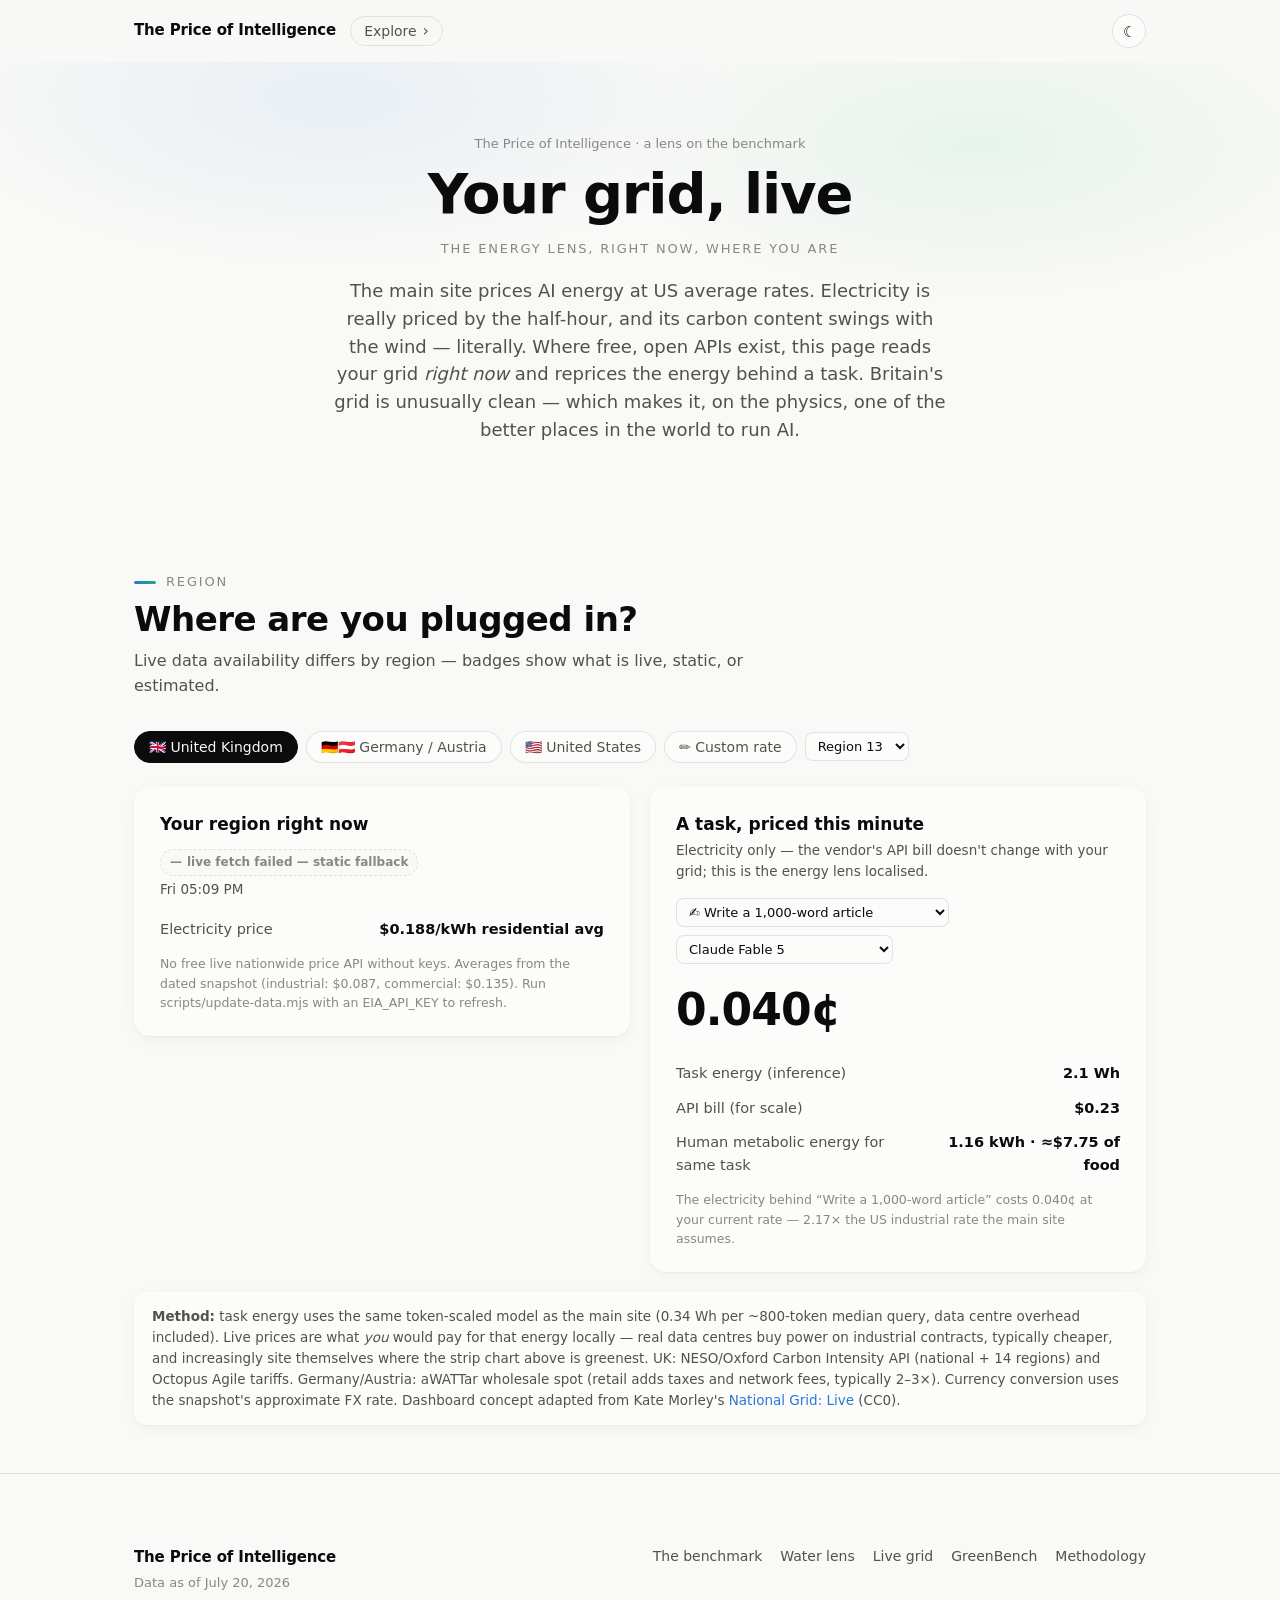
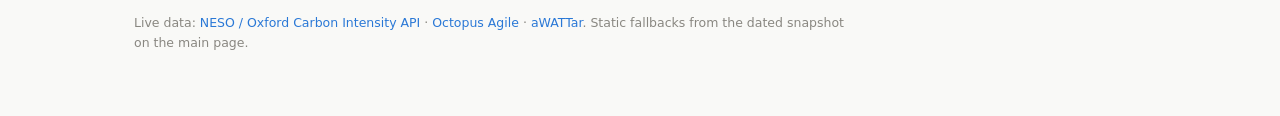
<file: live.html>
<!DOCTYPE html>
<html lang="en">
<head>
  <meta charset="UTF-8">
  <meta name="viewport" content="width=device-width, initial-scale=1.0">
  <title>Your Grid, Live — The Price of Intelligence</title>
  <meta name="description" content="Live electricity price, grid greenness, and regional carbon for your area — and what a model task costs in energy right this minute.">
  <meta property="og:title" content="Your Grid, Live — The Price of Intelligence">
  <meta property="og:description" content="Live grid mix, regional carbon, and the energy price of an AI task, right this minute.">
  <meta property="og:type" content="website">
  <link rel="icon" href="data:image/svg+xml,%3Csvg xmlns='http://www.w3.org/2000/svg' viewBox='0 0 100 100'%3E%3Crect width='100' height='100' rx='22' fill='%230b0b0b'/%3E%3Ctext x='50' y='74' font-size='62' text-anchor='middle'%3E%E2%9A%A1%3C/text%3E%3C/svg%3E">
  <script>
    (function () {
      var stored = null;
      try { stored = localStorage.getItem("poi-theme"); } catch (e) {}
      var theme = (stored === "light" || stored === "dark")
        ? stored
        : (window.matchMedia && matchMedia("(prefers-color-scheme: dark)").matches ? "dark" : "light");
      document.documentElement.setAttribute("data-theme", theme);
    })();
  </script>
  <link rel="stylesheet" href="styles.css">
</head>
<body>

  <nav class="top">
    <div class="wrap">
      <a class="brand" href="index.html">The Price of Intelligence</a>
      <div class="nav-explore">
        <button class="nav-explore-trigger" aria-haspopup="true" aria-expanded="false">Explore <span class="chev" aria-hidden="true">›</span></button>
        <div class="nav-menu" aria-label="Pages">
          <a href="index.html">The benchmark</a>
          <a href="live.html" aria-current="page">Live grid</a>
          <a href="water.html">Water</a>
          <a href="greenbench.html">GreenBench</a>
        </div>
      </div>
      <span class="spacer"></span>
      <button class="theme-toggle" id="theme-toggle" aria-label="Toggle light and dark theme" title="Toggle theme">◐</button>
    </div>
  </nav>

  <header class="hero">
    <div class="wrap">
      <p class="breadcrumb"><a href="index.html">The Price of Intelligence</a> · a lens on the benchmark</p>
      <h1>Your grid, live</h1>
      <div class="kicker">The energy lens, right now, where you are</div>
      <p class="sub">
        The main site prices AI energy at US average rates. Electricity is really priced by the
        half-hour, and its carbon content swings with the wind — literally. Where free, open APIs
        exist, this page reads your grid <em>right now</em> and reprices the energy behind a task.
        Britain's grid is unusually clean — which makes it, on the physics, one of the better
        places in the world to run AI.
      </p>
    </div>
  </header>

  <section>
    <div class="wrap">
      <div class="section-head">
        <div class="num">Region</div>
        <h2>Where are you plugged in?</h2>
        <p>Live data availability differs by region — badges show what is live, static, or estimated.</p>
      </div>

      <div class="filter-row" id="region-chips" role="tablist" aria-label="Region selector"></div>

      <div class="live-card" id="national-card" style="display:none; margin-bottom:20px">
        <h3>Great Britain, right now <span class="badge confirmed"><span class="glyph">●</span>live · NESO / Carbon Intensity API</span></h3>
        <p class="sub" id="national-sub">—</p>
        <div class="comp" style="margin-top:16px">
          <div class="comp-bar" id="national-bar" aria-hidden="true" style="height:18px"></div>
          <div class="comp-legend" id="national-legend" style="grid-template-columns:repeat(auto-fit,minmax(130px,1fr));display:grid;gap:6px 18px"></div>
        </div>
      </div>

      <div class="live-grid">
        <article class="live-card" id="grid-card">
          <h3>Your region right now <span id="grid-badge"></span></h3>
          <p class="sub" id="grid-sub">—</p>
          <div class="rows" id="grid-rows"></div>
          <div class="meter" id="green-meter" style="display:none">
            <div class="track"><div class="fill" id="green-fill"></div></div>
            <div class="meter-label"><span>Renewables right now</span><span id="green-pct">—</span></div>
          </div>
          <div class="custom-rate" id="custom-rate-row" style="display:none">
            <label for="custom-rate">Your rate (US ¢/kWh)</label>
            <input type="number" id="custom-rate" min="1" max="100" step="0.1" value="18.8">
          </div>
          <p class="live-note" id="grid-note"></p>
        </article>

        <article class="live-card">
          <h3>A task, priced this minute</h3>
          <p class="sub">Electricity only — the vendor's API bill doesn't change with your grid; this is the energy lens localised.</p>
          <div class="filter-row" style="margin:16px 0 4px">
            <select class="mini" id="task-select" aria-label="Task"></select>
            <select class="mini" id="model-select" aria-label="Model"></select>
          </div>
          <div class="live-big" id="task-cost">—</div>
          <div class="rows" id="task-rows"></div>
          <p class="live-note" id="task-note"></p>
        </article>
      </div>

      <div class="live-card" id="regions-card" style="display:none; margin-top:20px">
        <h3>The same task, region by region</h3>
        <p class="sub" id="regions-sub">—</p>
        <div id="regions-chart" style="margin-top:14px"></div>
        <p class="live-note" id="regions-note"></p>
      </div>

      <p class="parity-note" style="margin-top:20px">
        <strong>Method:</strong> task energy uses the same token-scaled model as the main site
        (0.34 Wh per ~800-token median query, data centre overhead included). Live prices are what
        <em>you</em> would pay for that energy locally — real data centres buy power on industrial
        contracts, typically cheaper, and increasingly site themselves where the strip chart above
        is greenest. UK: NESO/Oxford Carbon Intensity API (national + 14 regions) and Octopus Agile
        tariffs. Germany/Austria: aWATTar wholesale spot (retail adds taxes and network fees,
        typically 2–3×). Currency conversion uses the snapshot's approximate FX rate.
        Dashboard concept adapted from Kate Morley's
        <a href="https://grid.iamkate.com/" target="_blank" rel="noopener">National Grid: Live</a> (CC0).
      </p>
    </div>
  </section>

  <footer class="site-footer">
    <div class="wrap">
      <div class="footer-cols">
        <div>
          <div class="footer-brand">The Price of Intelligence</div>
          <p class="footer-tag" id="footer-snap">—</p>
        </div>
        <nav class="footer-links" aria-label="All pages">
          <a href="index.html">The benchmark</a>
          <a href="water.html">Water lens</a>
          <a href="live.html">Live grid</a>
          <a href="greenbench.html">GreenBench</a>
          <a href="index.html#methodology">Methodology</a>
        </nav>
      </div>
      <p class="footer-fine">Live data: <a href="https://carbonintensity.org.uk" target="_blank" rel="noopener">NESO / Oxford Carbon Intensity API</a> ·
         <a href="https://octopus.energy/agile/" target="_blank" rel="noopener">Octopus Agile</a> ·
         <a href="https://www.awattar.de" target="_blank" rel="noopener">aWATTar</a>.
         Static fallbacks from the dated snapshot on the main page.</p>
    </div>
  </footer>

  <div class="tooltip" id="tooltip" role="status"></div>

  <script src="data.js"></script>
  <script src="live.js"></script>
</body>
</html>
</file>
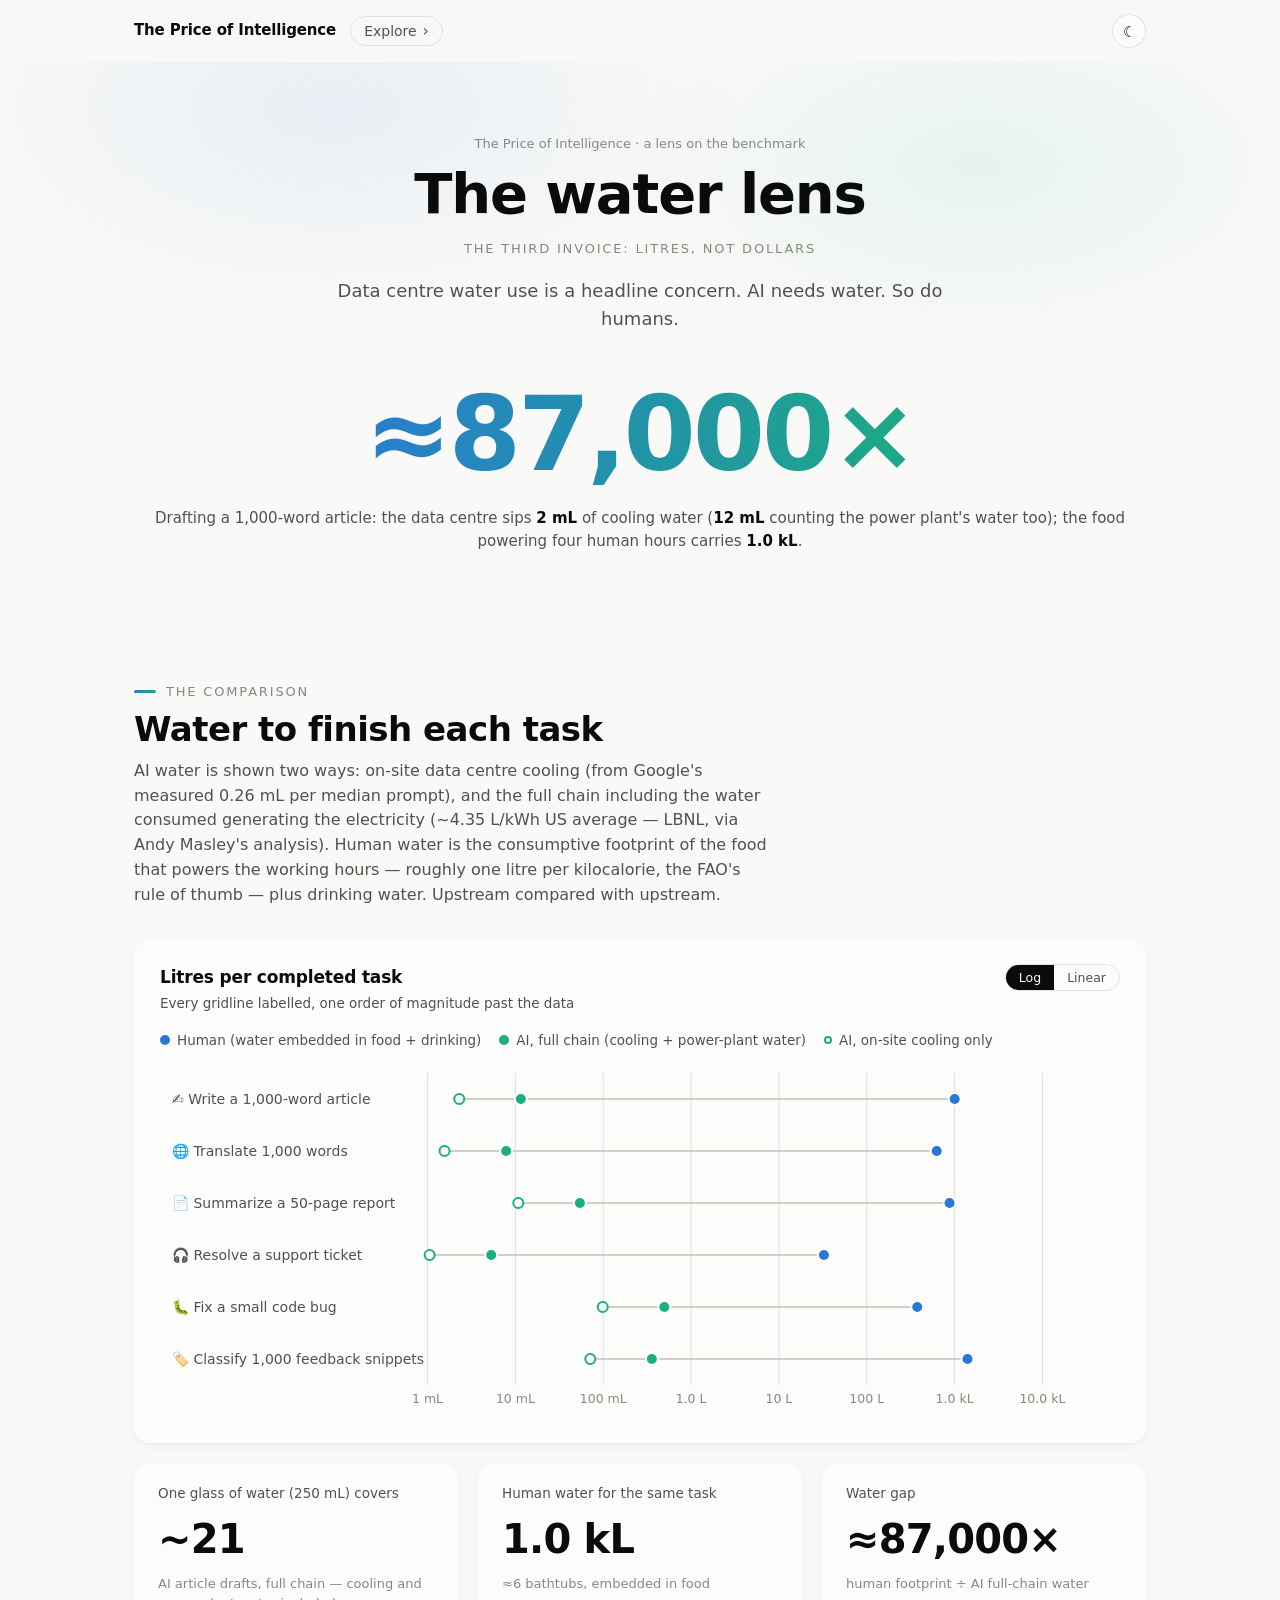
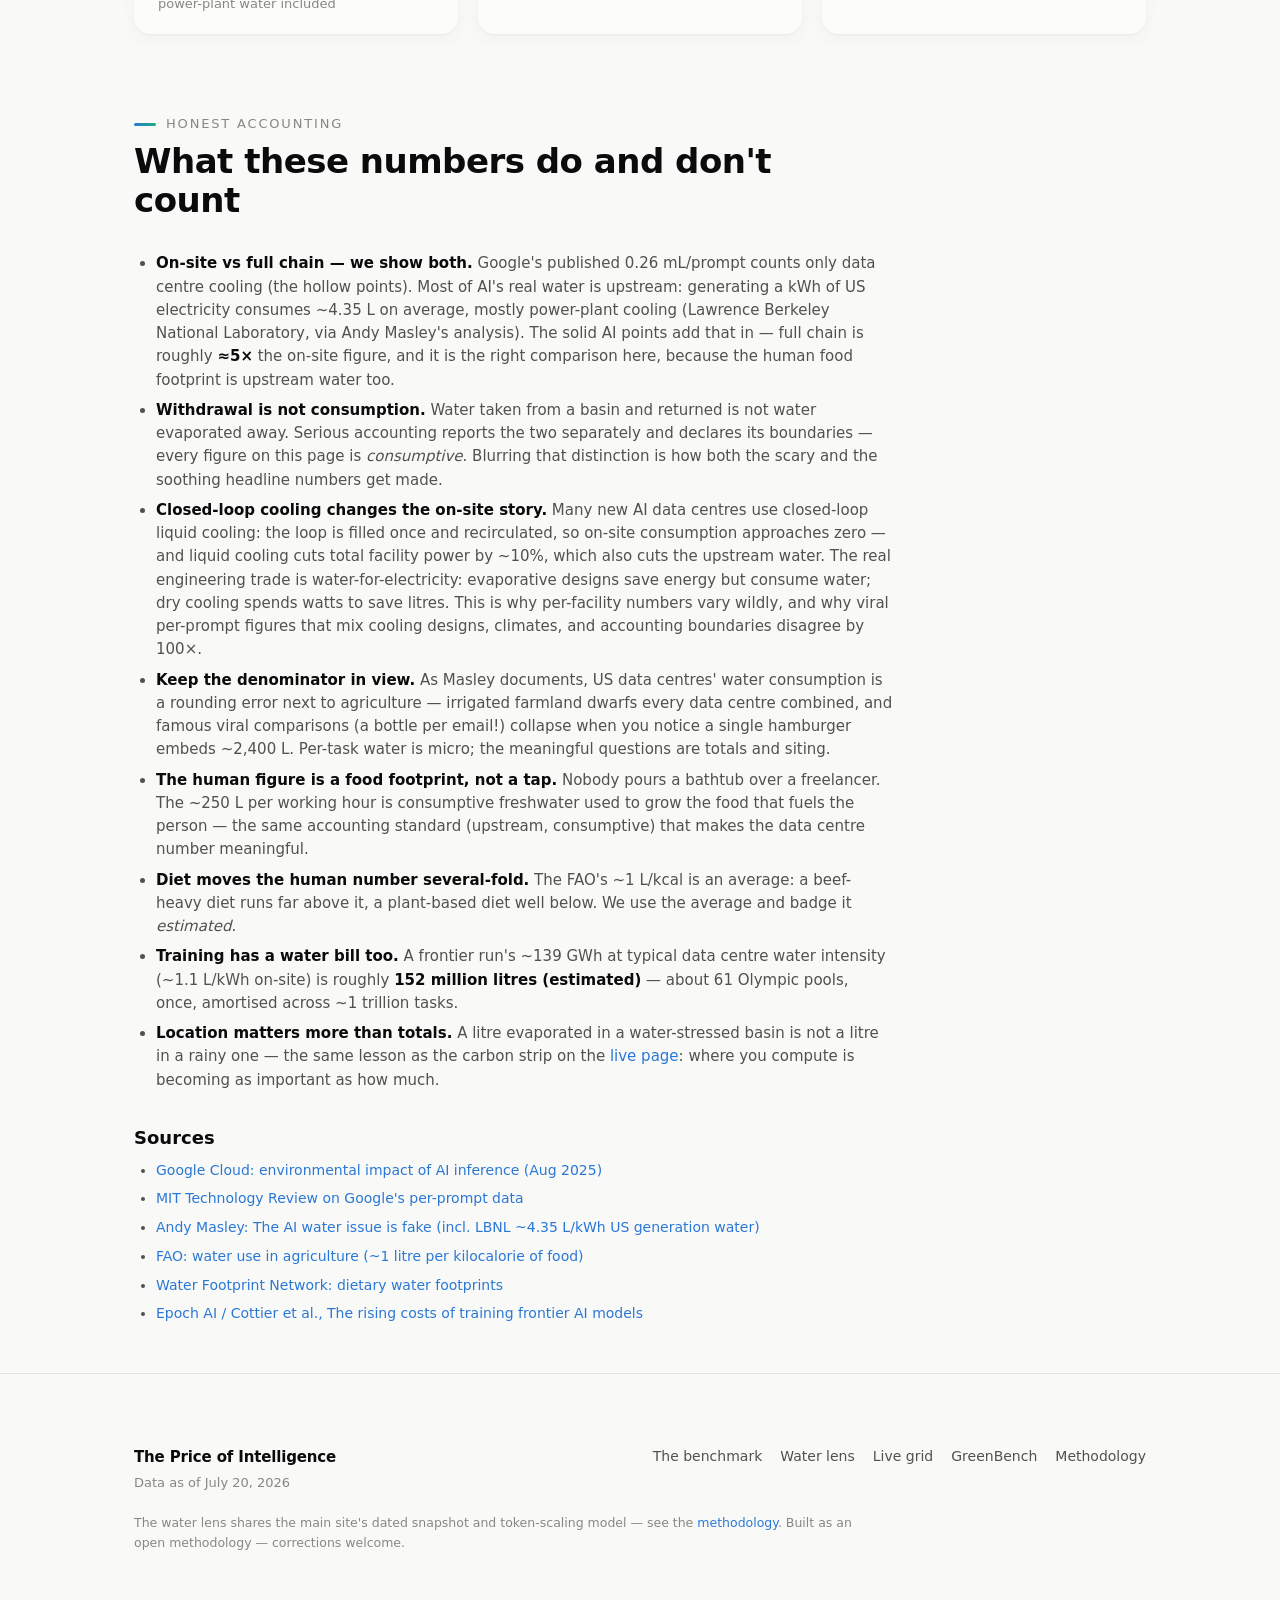
<file: water.html>
<!DOCTYPE html>
<html lang="en">
<head>
  <meta charset="UTF-8">
  <meta name="viewport" content="width=device-width, initial-scale=1.0">
  <title>The Water Lens — The Price of Intelligence</title>
  <meta name="description" content="How much water a completed task consumes when a human mind does it versus a machine one — from data centre cooling to the water embedded in food.">
  <meta property="og:title" content="The Water Lens — The Price of Intelligence">
  <meta property="og:description" content="A glass of water covers a hundred AI article drafts. The human version of the same task carries a bathtub-scale water footprint — in the food.">
  <meta property="og:type" content="website">
  <link rel="icon" href="data:image/svg+xml,%3Csvg xmlns='http://www.w3.org/2000/svg' viewBox='0 0 100 100'%3E%3Crect width='100' height='100' rx='22' fill='%230b0b0b'/%3E%3Ctext x='50' y='74' font-size='62' text-anchor='middle'%3E%E2%9A%A1%3C/text%3E%3C/svg%3E">
  <script>
    (function () {
      var stored = null;
      try { stored = localStorage.getItem("poi-theme"); } catch (e) {}
      var theme = (stored === "light" || stored === "dark")
        ? stored
        : (window.matchMedia && matchMedia("(prefers-color-scheme: dark)").matches ? "dark" : "light");
      document.documentElement.setAttribute("data-theme", theme);
    })();
  </script>
  <link rel="stylesheet" href="styles.css">
</head>
<body>

  <nav class="top">
    <div class="wrap">
      <a class="brand" href="index.html">The Price of Intelligence</a>
      <div class="nav-explore">
        <button class="nav-explore-trigger" aria-haspopup="true" aria-expanded="false">Explore <span class="chev" aria-hidden="true">›</span></button>
        <div class="nav-menu" aria-label="Pages">
          <a href="index.html">The benchmark</a>
          <a href="live.html">Live grid</a>
          <a href="water.html" aria-current="page">Water</a>
          <a href="greenbench.html">GreenBench</a>
        </div>
      </div>
      <span class="spacer"></span>
      <button class="theme-toggle" id="theme-toggle" aria-label="Toggle light and dark theme" title="Toggle theme">◐</button>
    </div>
  </nav>

  <header class="hero">
    <div class="wrap">
      <p class="breadcrumb"><a href="index.html">The Price of Intelligence</a> · a lens on the benchmark</p>
      <h1>The water lens</h1>
      <div class="kicker">The third invoice: litres, not dollars</div>
      <p class="sub">
        Data centre water use is a headline concern. AI needs water. So do humans.
      </p>
      <div class="hero-figure">
        <div class="big" id="hero-water">—</div>
        <p class="caption" id="hero-water-caption">loading…</p>
      </div>
    </div>
  </header>

  <section>
    <div class="wrap">
      <div class="section-head">
        <div class="num">The comparison</div>
        <h2>Water to finish each task</h2>
        <p>AI water is shown two ways: on-site data centre cooling (from Google's measured
           0.26&nbsp;mL per median prompt), and the full chain including the water consumed
           generating the electricity (~4.35&nbsp;L/kWh US average — LBNL, via Andy Masley's
           analysis). Human water is the consumptive footprint of the food that powers the
           working hours — roughly one litre per kilocalorie, the FAO's rule of thumb — plus
           drinking water. Upstream compared with upstream.</p>
      </div>

      <div class="chart-card">
        <div class="chart-head">
          <div>
            <h3>Litres per completed task</h3>
            <p class="chart-sub">Every gridline labelled, one order of magnitude past the data</p>
          </div>
          <span id="water-toggle"></span>
        </div>
        <div class="legend">
          <span class="item"><span class="swatch" style="background:var(--human)"></span>Human (water embedded in food + drinking)</span>
          <span class="item"><span class="swatch" style="background:var(--ai)"></span>AI, full chain (cooling + power-plant water)</span>
          <span class="item"><span class="swatch hollow" style="border-color:var(--ai)"></span>AI, on-site cooling only</span>
        </div>
        <div id="water-chart"></div>
      </div>

      <div class="ratio-row" style="grid-template-columns:1fr 1fr 1fr">
        <div class="stat-tile">
          <div class="label">One glass of water (250 mL) covers</div>
          <div class="value" id="tile-glass">—</div>
          <div class="sub" id="tile-glass-sub">—</div>
        </div>
        <div class="stat-tile">
          <div class="label">Human water for the same task</div>
          <div class="value" id="tile-human">—</div>
          <div class="sub" id="tile-human-sub">—</div>
        </div>
        <div class="stat-tile">
          <div class="label">Water gap</div>
          <div class="value" id="tile-ratio">—</div>
          <div class="sub">human footprint ÷ AI full-chain water</div>
        </div>
      </div>
    </div>
  </section>

  <section>
    <div class="wrap">
      <div class="section-head">
        <div class="num">Honest accounting</div>
        <h2>What these numbers do and don't count</h2>
      </div>
      <div class="method-block">
        <ul>
          <li><strong>On-site vs full chain — we show both.</strong> Google's published 0.26 mL/prompt
              counts only data centre cooling (the hollow points). Most of AI's real water is upstream:
              generating a kWh of US electricity consumes ~4.35 L on average, mostly power-plant cooling
              (Lawrence Berkeley National Laboratory, via Andy Masley's analysis). The solid AI points add
              that in — full chain is roughly <strong id="chain-mult">—</strong> the on-site figure, and it is
              the right comparison here, because the human food footprint is upstream water too.</li>
          <li><strong>Withdrawal is not consumption.</strong> Water taken from a basin and returned
              is not water evaporated away. Serious accounting reports the two separately and
              declares its boundaries — every figure on this page is <em>consumptive</em>. Blurring
              that distinction is how both the scary and the soothing headline numbers get made.</li>
          <li><strong>Closed-loop cooling changes the on-site story.</strong> Many new AI data centres use
              closed-loop liquid cooling: the loop is filled once and recirculated, so on-site consumption
              approaches zero — and liquid cooling cuts total facility power by ~10%, which also cuts the
              upstream water. The real engineering trade is water-for-electricity: evaporative designs
              save energy but consume water; dry cooling spends watts to save litres. This is why
              per-facility numbers vary wildly, and why viral per-prompt figures that mix cooling designs,
              climates, and accounting boundaries disagree by 100×.</li>
          <li><strong>Keep the denominator in view.</strong> As Masley documents, US data centres' water
              consumption is a rounding error next to agriculture — irrigated farmland dwarfs every
              data centre combined, and famous viral comparisons (a bottle per email!) collapse when you
              notice a single hamburger embeds ~2,400 L. Per-task water is micro; the meaningful questions
              are totals and siting.</li>
          <li><strong>The human figure is a food footprint, not a tap.</strong> Nobody pours a bathtub
              over a freelancer. The ~250 L per working hour is consumptive freshwater used to grow the
              food that fuels the person — the same accounting standard (upstream, consumptive) that makes
              the data centre number meaningful.</li>
          <li><strong>Diet moves the human number several-fold.</strong> The FAO's ~1 L/kcal is an average:
              a beef-heavy diet runs far above it, a plant-based diet well below. We use the average and
              badge it <em>estimated</em>.</li>
          <li><strong>Training has a water bill too.</strong> A frontier run's ~139 GWh at typical
              data centre water intensity (~1.1 L/kWh on-site) is roughly <strong id="training-water">—</strong>
              — about <span id="training-pools">—</span> Olympic pools, once, amortised across ~1 trillion tasks.</li>
          <li><strong>Location matters more than totals.</strong> A litre evaporated in a water-stressed
              basin is not a litre in a rainy one — the same lesson as the carbon strip on the
              <a href="live.html">live page</a>: where you compute is becoming as important as how much.</li>
        </ul>
        <h3>Sources</h3>
        <ul class="sources-list" id="water-sources"></ul>
      </div>
    </div>
  </section>

  <footer class="site-footer">
    <div class="wrap">
      <div class="footer-cols">
        <div>
          <div class="footer-brand">The Price of Intelligence</div>
          <p class="footer-tag" id="footer-snap">—</p>
        </div>
        <nav class="footer-links" aria-label="All pages">
          <a href="index.html">The benchmark</a>
          <a href="water.html">Water lens</a>
          <a href="live.html">Live grid</a>
          <a href="greenbench.html">GreenBench</a>
          <a href="index.html#methodology">Methodology</a>
        </nav>
      </div>
      <p class="footer-fine">The water lens shares the main site's dated snapshot and token-scaling model —
         see the <a href="index.html#methodology">methodology</a>. Built as an open methodology — corrections welcome.</p>
    </div>
  </footer>

  <div class="tooltip" id="tooltip" role="status"></div>

  <script src="data.js"></script>
  <script src="charts.js"></script>
  <script src="water.js"></script>
</body>
</html>
</file>
<file: styles.css>
/* The Price of Intelligence — styles
   Palette: validated reference dataviz palette (light + dark selected).
   Theme is set on <html data-theme="…"> by a blocking script before paint,
   so there is no flash; both themes are fully specified. */

:root[data-theme="light"] {
  color-scheme: light;
  --page:           #f9f9f7;
  --surface:        #fcfcfb;
  --ink:            #0b0b0b;
  --ink-2:          #52514e;
  --ink-muted:      #898781;
  --grid:           #e1e0d9;
  --baseline:       #c3c2b7;
  --border:         rgba(11, 11, 11, 0.10);
  --shadow:         0 1px 2px rgba(11, 11, 11, 0.04), 0 4px 16px rgba(11, 11, 11, 0.04);

  --human:          #2a78d6;   /* categorical slot 1 — Human, everywhere */
  --ai:             #1baf7a;   /* categorical slot 2 — AI, everywhere    */
  --layer-fuel:     #eda100;   /* slot 3 — fuel/energy layer             */
  --layer-training: #4a3aa7;   /* slot 5 — training layer                */
  --layer-other:    #c3c2b7;   /* neutral — "everything else"            */
  --hist-a:         #4a3aa7;   /* history: frontier flagship             */
  --hist-b:         #eda100;   /* history: GPT-4-class capability        */

  /* Fuel identities for the live grid-mix chart */
  --fuel-wind:      #1baf7a;
  --fuel-solar:     #eda100;
  --fuel-nuclear:   #4a3aa7;
  --fuel-gas:       #eb6834;
  --fuel-imports:   #e87ba4;
  --fuel-other:     #c3c2b7;

  --human-wash:     rgba(42, 120, 214, 0.08);
  --ai-wash:        rgba(27, 175, 122, 0.08);
}

:root[data-theme="dark"] {
  color-scheme: dark;
  --page:           #0d0d0d;
  --surface:        #1a1a19;
  --ink:            #ffffff;
  --ink-2:          #c3c2b7;
  --ink-muted:      #898781;
  --grid:           #2c2c2a;
  --baseline:       #383835;
  --border:         rgba(255, 255, 255, 0.10);
  --shadow:         0 1px 2px rgba(0, 0, 0, 0.3), 0 4px 16px rgba(0, 0, 0, 0.25);

  --human:          #3987e5;
  --ai:             #199e70;
  --layer-fuel:     #c98500;
  --layer-training: #9085e9;
  --layer-other:    #52514e;
  --hist-a:         #9085e9;
  --hist-b:         #c98500;

  --fuel-wind:      #199e70;
  --fuel-solar:     #c98500;
  --fuel-nuclear:   #9085e9;
  --fuel-gas:       #d95926;
  --fuel-imports:   #d55181;
  --fuel-other:     #52514e;

  --human-wash:     rgba(57, 135, 229, 0.12);
  --ai-wash:        rgba(25, 158, 112, 0.12);
}

* { box-sizing: border-box; margin: 0; padding: 0; }

html { scroll-behavior: smooth; }

body {
  font-family: system-ui, -apple-system, "Segoe UI", sans-serif;
  background: var(--page);
  color: var(--ink);
  line-height: 1.55;
  -webkit-font-smoothing: antialiased;
}

.wrap { max-width: 1060px; margin: 0 auto; padding: 0 24px; }

a { color: var(--human); text-decoration: none; }
a:hover { text-decoration: underline; }

/* ---------- Top nav ---------- */

nav.top {
  position: sticky; top: 0; z-index: 20;
  background: color-mix(in srgb, var(--page) 86%, transparent);
  backdrop-filter: blur(10px);
}
nav.top .wrap {
  display: flex; align-items: center; gap: 14px;
  padding-top: 14px; padding-bottom: 14px;
}
nav.top .brand { font-weight: 650; letter-spacing: -0.01em; color: var(--ink); font-size: 15px; text-decoration: none; }
nav.top .spacer { flex: 1; }
nav.top a.navlink { color: var(--ink-2); font-size: 14px; padding: 5px 10px; border-radius: 999px; }
nav.top a.navlink:hover { color: var(--ink); background: var(--human-wash); text-decoration: none; }
nav.top a.navlink[aria-current="page"] { color: var(--ink); font-weight: 600; background: var(--human-wash); }
nav.top a.brand[aria-current="page"] { color: var(--ink); }

/* Explore — hover/focus reveals the page links, which slide out to the left */
.nav-explore { position: relative; display: flex; align-items: center; }
.nav-explore-trigger {
  font-family: inherit; font-size: 14px; color: var(--ink-2); cursor: pointer;
  background: transparent; border: 1px solid var(--border); border-radius: 999px;
  padding: 6px 13px; display: inline-flex; align-items: center; gap: 6px;
}
.nav-explore-trigger .chev { transition: transform 0.2s ease; font-size: 15px; line-height: 1; }
.nav-explore:hover .nav-explore-trigger,
.nav-explore:focus-within .nav-explore-trigger { color: var(--ink); background: var(--human-wash); }
.nav-explore:hover .nav-explore-trigger .chev,
.nav-explore:focus-within .nav-explore-trigger .chev { transform: rotate(90deg); }

.nav-menu {
  position: absolute; left: 100%; top: 50%;
  transform: translateY(-50%) translateX(-10px);
  padding-left: 10px; /* bridges the gap to the trigger so hover isn't lost */
  display: flex; gap: 5px; white-space: nowrap;
  opacity: 0; pointer-events: none; transition: opacity 0.18s ease, transform 0.22s ease;
}
.nav-explore:hover .nav-menu,
.nav-explore:focus-within .nav-menu {
  opacity: 1; pointer-events: auto; transform: translateY(-50%) translateX(0);
}
.nav-menu a {
  font-size: 14px; color: var(--ink-2); padding: 6px 12px; border-radius: 999px;
  background: var(--surface); box-shadow: var(--shadow);
}
.nav-menu a:hover { color: var(--ink); background: var(--human-wash); text-decoration: none; }
.nav-menu a[aria-current="page"] { color: var(--ink); font-weight: 600; }

@media (max-width: 760px) {
  /* No hover on touch: show the links inline, drop the trigger */
  .nav-explore { position: static; }
  .nav-explore-trigger { display: none; }
  .nav-menu {
    position: static; opacity: 1; pointer-events: auto; transform: none;
    padding-left: 0; flex-wrap: wrap; gap: 6px;
  }
  .nav-menu a { box-shadow: none; border: 1px solid var(--border); }
}

/* ---------- In-page progress rail ----------
   Lives entirely in the left gutter, right-aligned (dots sit just left of the
   content column; labels extend left into empty space) so it can never overlap
   the text. Dots show from 1180px; labels only once the gutter is wide enough. */

.rail {
  position: fixed; top: 50%; transform: translateY(-50%); z-index: 15;
  left: 0; width: calc((100vw - 1060px) / 2 - 12px);
  display: none; flex-direction: column; gap: 2px;
}
.rail a {
  display: flex; align-items: center; justify-content: flex-end; gap: 9px;
  padding: 5px 4px; color: var(--ink-muted); font-size: 12.5px;
  text-decoration: none; text-align: right; line-height: 1.2;
}
.rail a .txt { display: none; white-space: nowrap; }
.rail a .dot {
  width: 7px; height: 7px; border-radius: 50%; flex: none;
  background: var(--baseline); transition: background 0.15s, transform 0.15s;
}
.rail a:hover { color: var(--ink); text-decoration: none; }
.rail a.active { color: var(--ink); font-weight: 600; }
.rail a.active .dot { background: var(--human); transform: scale(1.5); }
@media (min-width: 1180px) { .rail { display: flex; } }
@media (min-width: 1400px) { .rail a .txt { display: inline; } }
@media (prefers-reduced-motion: reduce) { .rail a .dot { transition: none; } }

.fresh-dot { font-size: 10px; line-height: 1; }
.fresh-dot.today { color: var(--ai); }
.fresh-dot.stale { color: var(--layer-fuel); font-size: 13px; }

.snapshot-select {
  display: flex; align-items: center; gap: 6px; font-size: 13px; color: var(--ink-muted);
}
.snapshot-select select {
  font-family: inherit; font-size: 13px; padding: 5px 8px;
  border: 1px solid var(--border); border-radius: 8px;
  background: var(--surface); color: var(--ink); cursor: pointer;
}

.currency-select { display: flex; align-items: center; }
.currency-select select {
  font-family: inherit; font-size: 13px; padding: 5px 8px;
  border: 1px solid var(--border); border-radius: 8px;
  background: var(--surface); color: var(--ink); cursor: pointer;
}

.theme-toggle {
  border: 1px solid var(--border); background: var(--surface); color: var(--ink);
  width: 34px; height: 34px; border-radius: 50%; cursor: pointer;
  font-size: 15px; line-height: 1; display: grid; place-items: center;
}
.theme-toggle:hover { background: var(--human-wash); }

/* ---------- Hero ---------- */

header.hero {
  padding: 72px 0 56px; text-align: center;
  position: relative; overflow: hidden;
}
header.hero::before {
  content: ""; position: absolute; inset: -20% -10% auto;
  height: 130%; pointer-events: none; z-index: -1;
  background:
    radial-gradient(38% 42% at 30% 22%, var(--human-wash), transparent 70%),
    radial-gradient(34% 38% at 72% 30%, var(--ai-wash), transparent 70%);
}
.hero h1 { font-size: clamp(34px, 5.5vw, 56px); line-height: 1.08; letter-spacing: -0.02em; }
.hero .kicker {
  font-size: 13px; letter-spacing: 0.14em; text-transform: uppercase;
  color: var(--ink-muted);
}
.hero h1 + .kicker { margin-top: 14px; }   /* secondary pages: tagline under the title */
.hero .kicker + h1 { margin-top: 12px; }   /* index: eyebrow above the title */
.hero .deck {
  max-width: 600px; margin: 16px auto 0; color: var(--ink-2);
  font-size: clamp(17px, 2.1vw, 21px); line-height: 1.5; letter-spacing: -0.005em;
}
.hero .deck strong { color: var(--ink); font-weight: 650; }
.hero .sub {
  max-width: 620px; margin: 18px auto 0; color: var(--ink-2);
  font-size: clamp(15px, 2vw, 18px);
}
.hero-figure { margin-top: 44px; }
.hero-figure .big {
  font-size: clamp(56px, 9vw, 104px); font-weight: 650; letter-spacing: -0.03em;
  line-height: 1.1;
  background: linear-gradient(95deg, var(--human) 15%, var(--ai) 85%);
  -webkit-background-clip: text; background-clip: text;
  color: transparent;
  padding-bottom: 0.06em; /* keep descenders inside the clip box */
}
.hero-figure .caption { margin-top: 10px; color: var(--ink-2); font-size: 15px; }
.hero-figure .caption strong { color: var(--ink); }

/* ---------- Sections (whitespace does the separating — no rules) ---------- */

section { padding: 72px 0 8px; }
.section-head { max-width: 640px; margin-bottom: 32px; }
.section-head .num {
  font-size: 13px; letter-spacing: 0.14em; text-transform: uppercase;
  color: var(--ink-muted); margin-bottom: 8px;
  display: flex; align-items: center; gap: 10px;
}
.section-head .num::before {
  content: ""; width: 22px; height: 3px; border-radius: 2px;
  background: linear-gradient(90deg, var(--human), var(--ai));
}
.section-head h2 { font-size: clamp(24px, 3.4vw, 34px); letter-spacing: -0.015em; line-height: 1.15; }
.section-head p { margin-top: 10px; color: var(--ink-2); }

/* ---------- Filter row (task chips + model select) ---------- */

.filter-row {
  display: flex; flex-wrap: wrap; gap: 8px; align-items: center;
  margin-bottom: 24px;
}
.chip {
  border: 1px solid var(--border); background: var(--surface); color: var(--ink-2);
  border-radius: 999px; padding: 7px 14px; font-size: 14px; cursor: pointer;
  font-family: inherit; transition: background 0.12s, color 0.12s;
}
.chip:hover { background: var(--human-wash); }
.chip.active { background: var(--ink); color: var(--page); border-color: var(--ink); }
.filter-row .spacer { flex: 1; }
.model-select {
  display: flex; align-items: center; gap: 8px; font-size: 14px; color: var(--ink-2);
}
.model-select select {
  font-family: inherit; font-size: 14px; padding: 7px 10px; max-width: 340px;
  border: 1px solid var(--border); border-radius: 8px;
  background: var(--surface); color: var(--ink); cursor: pointer;
}

/* ---------- Confidence badges ---------- */

.badge {
  display: inline-flex; align-items: center; gap: 5px;
  font-size: 12px; padding: 3px 9px; border-radius: 999px;
  border: 1px solid var(--border); color: var(--ink-2); background: var(--page);
  white-space: nowrap;
}
.badge .glyph { font-weight: 700; }
.badge.confirmed .glyph { color: var(--ai); }
.badge.reported .glyph { color: var(--layer-fuel); }
.badge.estimated { border-style: dashed; }
.badge.estimated .glyph { color: var(--ink-muted); }
.badge.unavailable { border-style: dashed; color: var(--ink-muted); }

.conf-legend {
  display: flex; flex-wrap: wrap; gap: 10px; margin-top: 14px;
  font-size: 12.5px; color: var(--ink-muted);
}

/* ---------- Worker cards ---------- */

.ledger-grid { display: grid; grid-template-columns: 1fr 1fr; gap: 20px; }

.worker-card, .stat-tile, .chart-card, .train-card, .live-card, .punchline {
  transition: transform 0.18s ease, box-shadow 0.18s ease;
}
.worker-card:hover, .stat-tile:hover, .chart-card:hover, .train-card:hover, .live-card:hover {
  transform: translateY(-2px);
  box-shadow: 0 2px 4px rgba(11,11,11,0.05), 0 10px 28px rgba(11,11,11,0.08);
}
@media (prefers-reduced-motion: reduce) {
  .worker-card, .stat-tile, .chart-card, .train-card, .live-card, .punchline { transition: none; }
  .worker-card:hover, .stat-tile:hover, .chart-card:hover, .train-card:hover, .live-card:hover { transform: none; }
}

button:focus-visible, select:focus-visible, input:focus-visible, a:focus-visible {
  outline: 2px solid var(--human); outline-offset: 2px; border-radius: 6px;
}

.worker-card {
  background: var(--surface); border-radius: 16px; box-shadow: var(--shadow);
  padding: 26px 26px 22px; position: relative; overflow: hidden;
}
.worker-card::before {
  content: ""; position: absolute; inset: 0 auto 0 0; width: 4px;
}
.worker-card.human::before { background: var(--human); }
.worker-card.ai::before    { background: var(--ai); }

.worker-card .who {
  display: flex; align-items: center; gap: 8px; flex-wrap: wrap;
  font-size: 13px; letter-spacing: 0.1em; text-transform: uppercase; color: var(--ink-muted);
}
.worker-card .who .dot { width: 10px; height: 10px; border-radius: 50%; flex: none; }
.worker-card.human .who .dot { background: var(--human); }
.worker-card.ai .who .dot    { background: var(--ai); }
.worker-card .who .badge { text-transform: none; letter-spacing: 0; margin-left: auto; }

.worker-card .price {
  font-size: clamp(36px, 5vw, 52px); font-weight: 650; letter-spacing: -0.02em;
  margin-top: 10px; line-height: 1;
}
.worker-card .price.na { color: var(--ink-muted); }
.worker-card .price-note { color: var(--ink-2); font-size: 13.5px; margin-top: 8px; min-height: 2.6em; }

.worker-card .meta { display: flex; gap: 24px; margin-top: 20px; }
.worker-card .meta div { font-size: 14px; }
.worker-card .meta .label { color: var(--ink-muted); font-size: 12px; text-transform: uppercase; letter-spacing: 0.08em; }
.worker-card .meta .val { font-weight: 600; margin-top: 2px; }

/* Composition bar — what's inside the price */
.comp { margin-top: 22px; }
.comp .comp-title { font-size: 12px; text-transform: uppercase; letter-spacing: 0.08em; color: var(--ink-muted); margin-bottom: 8px; }
.comp-bar { display: flex; gap: 2px; height: 14px; border-radius: 4px; overflow: hidden; background: var(--page); }
.comp-bar span { display: block; height: 100%; min-width: 1px; }
.comp-bar .seg-fuel     { background: var(--layer-fuel); }
.comp-bar .seg-training { background: var(--layer-training); }
.comp-bar .seg-other    { background: var(--layer-other); }
.comp-legend { margin-top: 10px; display: grid; gap: 5px; }
.comp-legend .row { display: flex; align-items: baseline; gap: 8px; font-size: 13.5px; }
.comp-legend .swatch { width: 9px; height: 9px; border-radius: 2px; flex: none; align-self: center; }
.comp-legend .k { color: var(--ink-2); }
.comp-legend .v { margin-left: auto; font-weight: 600; white-space: nowrap; }
.comp-legend .pct { color: var(--ink-muted); font-size: 12.5px; width: 5.2em; text-align: right; }

/* Ratio tiles */
.ratio-row { display: grid; grid-template-columns: 1fr 1fr; gap: 20px; margin-top: 20px; }
.ratio-row-3 { grid-template-columns: 1fr 1fr 1fr; }
.stat-tile {
  background: var(--surface); border-radius: 16px; box-shadow: var(--shadow);
  padding: 20px 24px;
}
.stat-tile .label { font-size: 13.5px; color: var(--ink-2); }
.stat-tile .value { font-size: clamp(28px, 4vw, 40px); font-weight: 650; letter-spacing: -0.02em; margin-top: 4px; }
.stat-tile .value.na { color: var(--ink-muted); }
.stat-tile .sub { font-size: 13px; color: var(--ink-muted); margin-top: 4px; }
a.stat-tile.linked { display: block; color: inherit; text-decoration: none; position: relative; }
a.stat-tile.linked::after {
  content: "→"; position: absolute; top: 16px; right: 18px;
  color: var(--ink-muted); opacity: 0; transition: opacity 0.15s, transform 0.15s; transform: translateX(-3px);
}
a.stat-tile.linked:hover::after { opacity: 1; transform: none; }
a.stat-tile.linked:hover { text-decoration: none; }

/* Explore-each-lens link row under the ledger */
.explore-row {
  margin-top: 22px; font-size: 14px; color: var(--ink-muted);
}
.explore-row a { margin: 0 2px; }
.fx-note { margin-top: 8px; font-size: 12.5px; color: var(--ink-muted); }

/* Teaser cards (link out to the deep-dive pages) */
.teaser-grid { display: grid; grid-template-columns: 1fr 1fr; gap: 20px; }
.teaser-card {
  display: block; background: var(--surface); border-radius: 16px; box-shadow: var(--shadow);
  padding: 26px; color: inherit; text-decoration: none;
  transition: transform 0.18s ease, box-shadow 0.18s ease;
}
.teaser-card:hover {
  text-decoration: none; transform: translateY(-2px);
  box-shadow: 0 2px 4px rgba(11,11,11,0.05), 0 10px 28px rgba(11,11,11,0.08);
}
.teaser-card.wide { max-width: none; }
.teaser-icon { font-size: 28px; line-height: 1; }
.teaser-card h3 { font-size: 18px; letter-spacing: -0.01em; margin-top: 12px; }
.teaser-card p { color: var(--ink-2); font-size: 14.5px; margin-top: 8px; line-height: 1.6; }
.teaser-card p strong { color: var(--ink); }
.teaser-cta { display: inline-block; margin-top: 14px; font-size: 14px; font-weight: 600; color: var(--human); }
@media (prefers-reduced-motion: reduce) {
  .teaser-card { transition: none; }
  .teaser-card:hover { transform: none; }
}

/* Breadcrumb eyebrow for secondary pages */
.breadcrumb {
  font-size: 13px; color: var(--ink-muted); margin-bottom: 10px;
}
.breadcrumb a { color: var(--ink-muted); }
.breadcrumb a:hover { color: var(--ink); }

.parity-note {
  margin-top: 20px; padding: 14px 18px;
  border-radius: 12px; background: var(--surface); box-shadow: var(--shadow);
  color: var(--ink-2); font-size: 13.5px;
}

/* ---------- Charts ---------- */

.chart-card {
  background: var(--surface); border-radius: 16px; box-shadow: var(--shadow);
  padding: 24px 26px;
}
.chart-card + .chart-card { margin-top: 20px; }
.chart-card h3 { font-size: 17px; letter-spacing: -0.01em; }
.chart-card .chart-sub { color: var(--ink-2); font-size: 13.5px; margin-top: 3px; margin-bottom: 16px; }
.chart-card svg { width: 100%; height: auto; display: block; }

.chart-head { display: flex; align-items: flex-start; justify-content: space-between; gap: 12px; }
.scale-toggle { display: inline-flex; border: 1px solid var(--border); border-radius: 999px; overflow: hidden; flex: none; }
.scale-toggle button {
  font-family: inherit; font-size: 12.5px; padding: 5px 13px; border: none;
  background: transparent; color: var(--ink-2); cursor: pointer;
}
.scale-toggle button.on { background: var(--ink); color: var(--page); }

.legend { display: flex; flex-wrap: wrap; gap: 18px; margin-bottom: 14px; font-size: 13.5px; color: var(--ink-2); }
.legend .item { display: flex; align-items: center; gap: 7px; }
.legend .swatch { width: 10px; height: 10px; border-radius: 50%; }
.legend .swatch.hollow { background: transparent !important; border: 2px solid var(--ink-muted); width: 8px; height: 8px; }

.tooltip {
  position: fixed; pointer-events: none; z-index: 50;
  background: var(--ink); color: var(--page);
  font-size: 12.5px; line-height: 1.45; padding: 8px 11px; border-radius: 8px;
  max-width: 280px; opacity: 0; transition: opacity 0.1s;
}
.tooltip.show { opacity: 1; }

/* ---------- Training section ---------- */

.train-grid { display: grid; grid-template-columns: 1fr 1fr; gap: 20px; }
.train-card {
  background: var(--surface); border-radius: 16px; box-shadow: var(--shadow);
  padding: 26px;
}
.train-card .who { font-size: 13px; letter-spacing: 0.1em; text-transform: uppercase; color: var(--ink-muted); display: flex; align-items: center; gap: 8px; }
.train-card .who .dot { width: 10px; height: 10px; border-radius: 50%; }
.train-card .big { font-size: clamp(30px, 4.4vw, 44px); font-weight: 650; letter-spacing: -0.02em; margin-top: 10px; }
.train-card .desc { color: var(--ink-2); font-size: 14px; margin-top: 8px; }
.train-card dl { margin-top: 20px; display: grid; gap: 8px; }
.train-card dl div { display: flex; justify-content: space-between; gap: 12px; font-size: 14px; }
.train-card dt { color: var(--ink-2); }
.train-card dd { font-weight: 600; text-align: right; }

.punchline {
  margin-top: 20px; padding: 22px 26px; border-radius: 16px;
  background: var(--surface); box-shadow: var(--shadow);
  font-size: 15.5px; color: var(--ink-2);
}
.punchline strong { color: var(--ink); }

/* ---------- Essay ---------- */

.essay { max-width: 680px; font-size: 16.5px; line-height: 1.75; color: var(--ink-2); display: grid; gap: 18px; }
.essay .lede { font-size: 19px; color: var(--ink); font-weight: 500; line-height: 1.6; }
.essay strong { color: var(--ink); }
.essay .pull {
  padding-left: 18px; font-size: 18px; color: var(--ink); font-weight: 550; line-height: 1.55;
  border-left: 3px solid var(--human);
}

/* ---------- Methodology ---------- */

.method-block { max-width: 760px; }
.method-block h3 { font-size: 18px; margin-top: 32px; margin-bottom: 8px; }
.method-block p, .method-block li { color: var(--ink-2); font-size: 15px; }
.method-block ul, .method-block ol { padding-left: 22px; margin-top: 8px; display: grid; gap: 7px; }
.method-block li strong { color: var(--ink); }

table.data-table {
  width: 100%; border-collapse: collapse; font-size: 13.5px;
}
.table-scroll {
  overflow-x: auto; margin-top: 14px; border-radius: 12px;
  background: var(--surface); box-shadow: var(--shadow); padding: 6px 14px 10px;
}
.data-table th, .data-table td {
  text-align: right; padding: 9px 12px; border-bottom: 1px solid var(--grid);
  font-variant-numeric: tabular-nums; white-space: nowrap;
}
.data-table tr:last-child td { border-bottom: none; }
.data-table th:first-child, .data-table td:first-child { text-align: left; }
.data-table th {
  color: var(--ink-muted); font-weight: 600; font-size: 12px;
  text-transform: uppercase; letter-spacing: 0.06em;
}
.data-table td:first-child { font-weight: 600; }

.sources-list { margin-top: 14px; display: grid; gap: 8px; padding-left: 22px; }
.sources-list li { font-size: 14px; color: var(--ink-2); }
.verified-note { margin-top: 14px; font-size: 13px; color: var(--ink-muted); }

/* ---------- Live page ---------- */

.live-grid { display: grid; grid-template-columns: 1fr 1fr; gap: 20px; align-items: start; }

.live-card {
  background: var(--surface); border-radius: 16px; box-shadow: var(--shadow);
  padding: 24px 26px;
}
.live-card h3 { font-size: 17px; display: flex; align-items: center; gap: 10px; flex-wrap: wrap; }
.live-card .sub { color: var(--ink-2); font-size: 13.5px; margin-top: 3px; }
.live-card .rows { margin-top: 18px; display: grid; gap: 12px; }
.live-row { display: flex; justify-content: space-between; align-items: baseline; gap: 12px; font-size: 14.5px; }
.live-row .k { color: var(--ink-2); }
.live-row .v { font-weight: 650; text-align: right; }
.live-big { font-size: clamp(30px, 4.5vw, 44px); font-weight: 650; letter-spacing: -0.02em; margin-top: 12px; }
.live-note { margin-top: 14px; font-size: 12.5px; color: var(--ink-muted); }

.meter { margin-top: 8px; }
.meter .track { height: 12px; border-radius: 6px; background: var(--human-wash); overflow: hidden; }
.meter .fill { height: 100%; border-radius: 6px; background: var(--human); min-width: 2px; transition: width 0.4s; }
.meter .meter-label { display: flex; justify-content: space-between; font-size: 12.5px; color: var(--ink-muted); margin-top: 5px; }

.custom-rate { display: flex; align-items: center; gap: 8px; margin-top: 12px; font-size: 14px; color: var(--ink-2); }
.custom-rate input {
  width: 100px; font-family: inherit; font-size: 14px; padding: 7px 10px;
  border: 1px solid var(--border); border-radius: 8px;
  background: var(--surface); color: var(--ink);
}

select.mini {
  font-family: inherit; font-size: 13px; padding: 5px 8px;
  border: 1px solid var(--border); border-radius: 8px;
  background: var(--surface); color: var(--ink); cursor: pointer;
}

/* ---------- GreenBench ---------- */

.gate-card { margin-top: 20px; }
.gate-card .gate-num {
  font-size: 12px; letter-spacing: 0.1em; text-transform: uppercase; color: var(--ink-muted);
  display: flex; align-items: center; gap: 10px;
}
.gate-card h3 { margin-top: 4px; }
.gate-status { margin-left: auto; }

.check-list { display: grid; gap: 10px; margin-top: 16px; }
.check-list label {
  display: flex; gap: 10px; align-items: flex-start; font-size: 14.5px; color: var(--ink-2);
  cursor: pointer; line-height: 1.5;
}
.check-list input[type="checkbox"] { margin-top: 3px; accent-color: var(--human); width: 16px; height: 16px; flex: none; }

.field-grid { display: grid; grid-template-columns: 1fr 1fr; gap: 14px 20px; margin-top: 16px; }
.field { display: grid; gap: 6px; font-size: 13px; color: var(--ink-muted); }
.field select, .field input[type="number"] {
  font-family: inherit; font-size: 14px; padding: 8px 10px;
  border: 1px solid var(--border); border-radius: 8px;
  background: var(--surface); color: var(--ink); cursor: pointer; width: 100%;
}
.field input[type="range"] { accent-color: var(--human); width: 100%; }

.gate2-result {
  margin-top: 16px; padding: 14px 16px; border-radius: 10px; background: var(--page);
  font-size: 14px; color: var(--ink-2); line-height: 1.6;
}
.gate2-result strong { color: var(--ink); }

/* Verdict banner — status colors always paired with icon + label */
.verdict {
  margin-top: 24px; padding: 24px 28px; border-radius: 16px;
  background: var(--surface); box-shadow: var(--shadow);
  border-left: 5px solid var(--baseline);
}
.verdict .verdict-head { display: flex; align-items: center; gap: 10px; font-size: 20px; font-weight: 650; }
.verdict .verdict-head .icon { font-size: 22px; }
.verdict.approve   { border-left-color: #0ca30c; }
.verdict.conditions{ border-left-color: #fab219; }
.verdict.refuse    { border-left-color: #d03b3b; }
.verdict ul { margin-top: 12px; padding-left: 20px; display: grid; gap: 7px; }
.verdict li { font-size: 14.5px; color: var(--ink-2); }
.verdict li strong { color: var(--ink); }
.verdict .note { margin-top: 12px; font-size: 13px; color: var(--ink-muted); }

.refs { margin-top: 14px; font-size: 13.5px; color: var(--ink-muted); line-height: 1.7; }

@media (max-width: 760px) {
  .field-grid { grid-template-columns: 1fr; }
}

/* ---------- Footer ---------- */

footer { padding: 72px 0 64px; }
footer p { color: var(--ink-muted); font-size: 13.5px; max-width: 720px; }

/* Shared site footer (all pages) */
.site-footer { margin-top: 40px; border-top: 1px solid var(--grid); }
.footer-cols {
  display: flex; flex-wrap: wrap; gap: 20px 40px; align-items: flex-start;
  justify-content: space-between;
}
.footer-brand { font-weight: 650; color: var(--ink); font-size: 15px; letter-spacing: -0.01em; }
.footer-tag { color: var(--ink-muted); font-size: 13px; margin-top: 4px; }
.footer-links { display: flex; flex-wrap: wrap; gap: 6px 18px; }
.footer-links a { color: var(--ink-2); font-size: 14px; }
.footer-links a:hover { color: var(--ink); }
.footer-fine { color: var(--ink-muted); font-size: 12.5px; margin-top: 20px; max-width: 720px; }

/* ---------- Responsive ---------- */

@media (max-width: 760px) {
  .ledger-grid, .ratio-row, .ratio-row-3, .train-grid, .live-grid, .teaser-grid { grid-template-columns: 1fr; }
  header.hero { padding: 48px 0 40px; }
  section { padding: 52px 0 8px; }
  .filter-row .spacer { flex-basis: 100%; }
  nav.top .wrap { flex-wrap: wrap; row-gap: 8px; }
  .worker-card .meta { gap: 18px; }
}
</file>
